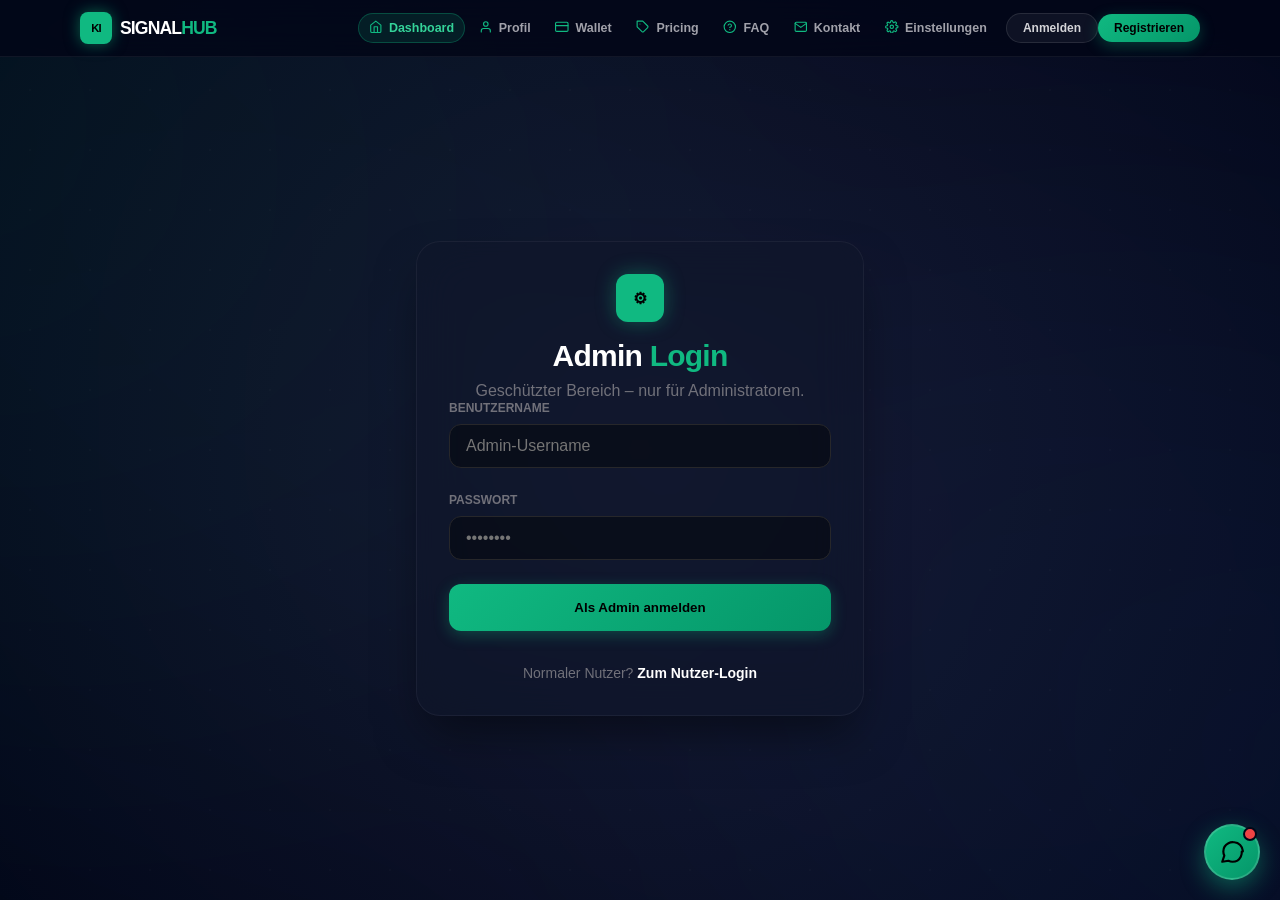
<file: admin-login.html>
<!DOCTYPE html>
<html lang="de">
<head>
  <meta charset="UTF-8">
  <meta name="viewport" content="width=device-width, initial-scale=1.0">
  <title>Admin Login - KI Signal Hub</title>
  <link rel="stylesheet" href="tailwind.css">
  <script src="icons.js"></script>
  <script src="db.js"></script>
  <link rel="stylesheet" href="styles.css">
</head>
<body class="auth-center bg-black text-zinc-400 font-sans min-h-screen">
  <div class="animated-bg"></div>
  <nav class="site-nav">
    <div class="nav-inner">
      <a href="index.html" class="nav-brand"><span class="nav-logo">KI</span><span>SIGNAL<em>HUB</em></span></a>
      <div class="nav-actions">
        <span id="nav-auth"></span>
      </div>
    </div>
    <div id="nav-dropdown" class="nav-dropdown" hidden>
      <div class="nav-grid">
        <a href="index.html" class="nav-link"><i data-lucide="home"></i><span>Dashboard</span></a>
        <a href="profile.html" class="nav-link"><i data-lucide="user"></i><span>Profil</span></a>
        <a href="wallet-settings.html" class="nav-link"><i data-lucide="credit-card"></i><span>Wallet</span></a>
        <a href="pricing.html" class="nav-link"><i data-lucide="tag"></i><span>Pricing</span></a>
        <a href="faq.html" class="nav-link"><i data-lucide="help-circle"></i><span>FAQ</span></a>
        <a href="contact.html" class="nav-link"><i data-lucide="mail"></i><span>Kontakt</span></a>
        <a href="security.html" class="nav-link"><i data-lucide="shield-check"></i><span>Sicherheit</span></a>
        <a href="settings.html" class="nav-link"><i data-lucide="settings"></i><span>Einstellungen</span></a>
      </div>
    </div>
  </nav>

  <div class="glass-card w-full max-w-md p-8 rounded-3xl relative z-10">
    <div class="text-center mb-10">
      <div class="w-12 h-12 bg-emerald-500 rounded-xl flex items-center justify-center text-black font-bold mx-auto mb-4 shadow-[0_0_20px_rgba(16,185,129,0.4)]">⚙</div>
      <h1 class="text-3xl font-black text-white tracking-tight">Admin <span class="text-emerald-500">Login</span></h1>
      <p class="text-zinc-500 mt-2">Geschützter Bereich – nur für Administratoren.</p>
    </div>

    <div id="login-error" class="hidden mb-4 p-3 rounded-xl bg-red-500/10 border border-red-500/20 text-red-400 text-sm"></div>

    <form id="admin-login-form" class="space-y-6">
      <div class="space-y-2">
        <label class="text-xs uppercase font-bold text-zinc-500 block">Benutzername</label>
        <input type="text" id="admin-user" required autocomplete="username" class="w-full bg-black/40 border border-zinc-800 rounded-xl px-4 py-3 text-white outline-none focus:border-emerald-500/50 transition-colors" placeholder="Admin-Username">
      </div>
      <div class="space-y-2">
        <label class="text-xs uppercase font-bold text-zinc-500 block">Passwort</label>
        <input type="password" id="admin-pass" required autocomplete="current-password" class="w-full bg-black/40 border border-zinc-800 rounded-xl px-4 py-3 text-white outline-none focus:border-emerald-500/50 transition-colors" placeholder="••••••••">
      </div>
      <button type="submit" class="glow-button w-full py-4 rounded-xl font-bold">Als Admin anmelden</button>
    </form>

    <div class="mt-8 text-center">
      <p class="text-sm text-zinc-500">Normaler Nutzer? <a href="login.html" class="text-white font-bold hover:text-emerald-400 transition-colors">Zum Nutzer-Login</a></p>
    </div>
  </div>

  <script src="db.js"></script>
  <script src="admin.js"></script>
  <script src="nav.js"></script>
  <script src="support-chat.js"></script>
  <script src="i18n.js"></script>
  <script>if (typeof lucide !== 'undefined') lucide.createIcons();</script>
</body>
</html>
</file>
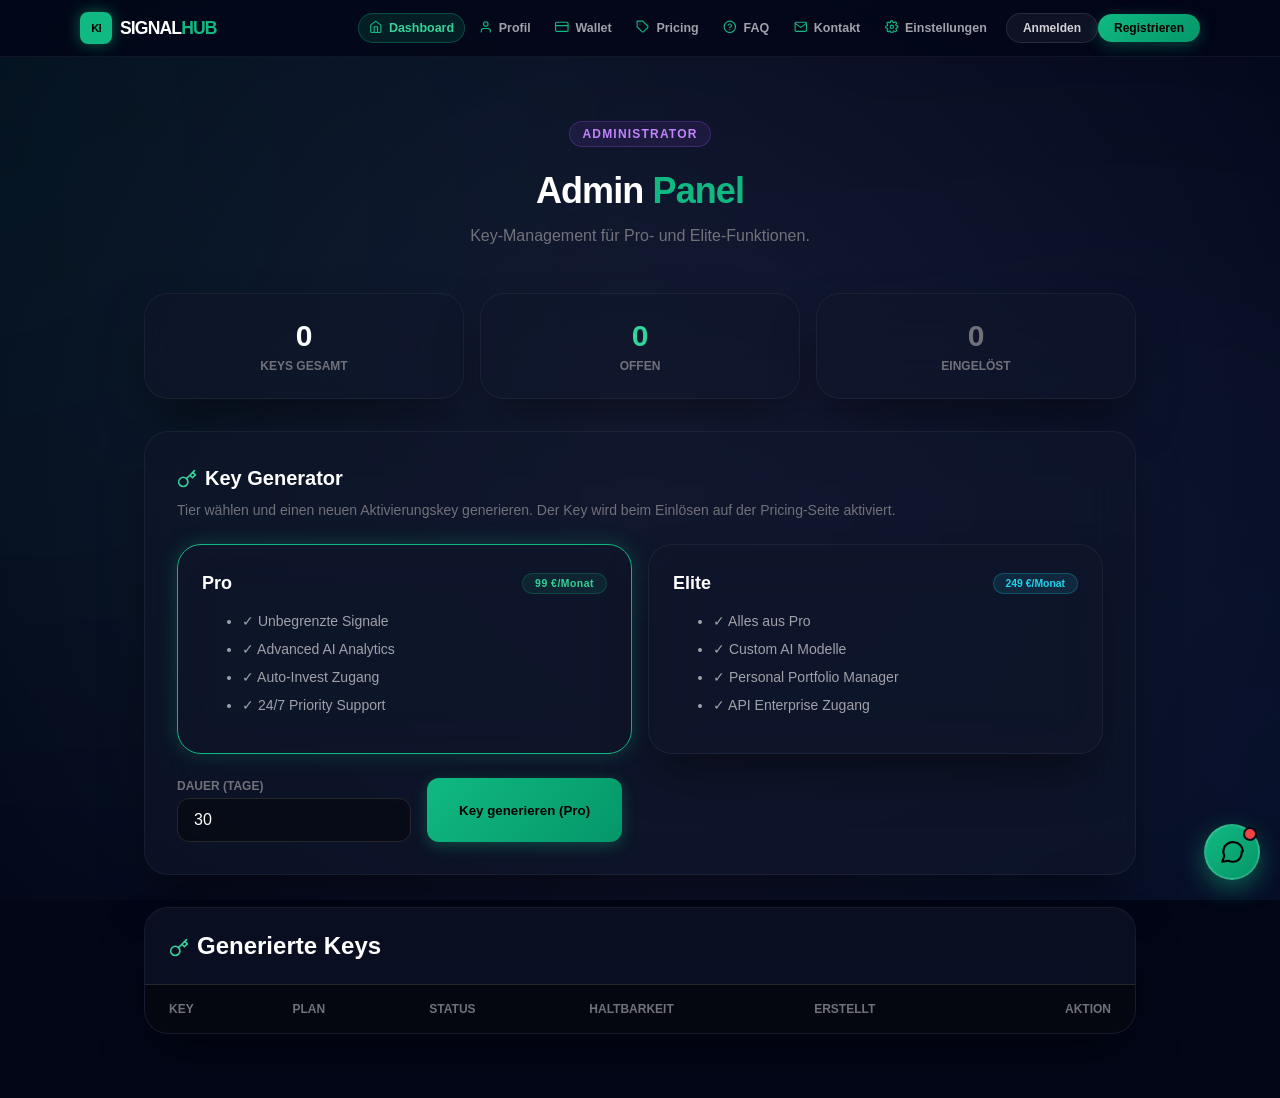
<file: admin.html>
<!DOCTYPE html>
<html lang="de">
<head>
  <meta charset="UTF-8">
  <meta name="viewport" content="width=device-width, initial-scale=1.0">
  <title>Admin Panel - KI Signal Hub</title>
  <link rel="stylesheet" href="tailwind.css">
  <script src="icons.js"></script>
  <script src="db.js"></script>
  <link rel="stylesheet" href="styles.css">
</head>
<body class="bg-black text-zinc-400 font-sans min-h-screen">
  <div class="animated-bg"></div>
  <nav class="site-nav">
    <div class="nav-inner">
      <a href="index.html" class="nav-brand"><span class="nav-logo">KI</span><span>SIGNAL<em>HUB</em></span></a>
      <div class="nav-actions">
        <span id="nav-auth"></span>
      </div>
    </div>
    <div id="nav-dropdown" class="nav-dropdown" hidden>
      <div class="nav-grid">
        <a href="index.html" class="nav-link"><i data-lucide="home"></i><span>Dashboard</span></a>
        <a href="profile.html" class="nav-link"><i data-lucide="user"></i><span>Profil</span></a>
        <a href="wallet-settings.html" class="nav-link"><i data-lucide="credit-card"></i><span>Wallet</span></a>
        <a href="pricing.html" class="nav-link"><i data-lucide="tag"></i><span>Pricing</span></a>
        <a href="faq.html" class="nav-link"><i data-lucide="help-circle"></i><span>FAQ</span></a>
        <a href="contact.html" class="nav-link"><i data-lucide="mail"></i><span>Kontakt</span></a>
        <a href="security.html" class="nav-link"><i data-lucide="shield-check"></i><span>Sicherheit</span></a>
        <a href="settings.html" class="nav-link"><i data-lucide="settings"></i><span>Einstellungen</span></a>
      </div>
    </div>
  </nav>
  <main class="max-w-5xl mx-auto px-4 py-16 relative z-10">
    <!-- Guard: nur für Admins sichtbar -->
    <div id="admin-guard" class="hidden">
      <div class="glass-card p-10 rounded-3xl text-center">
        <i data-lucide="lock" class="w-10 h-10 text-red-400 mx-auto mb-4"></i>
        <h1 class="text-2xl font-bold text-white mb-2">Zugriff verweigert</h1>
        <p class="text-zinc-500 mb-8">Dieser Bereich ist nur für Administratoren zugänglich.</p>
        <a href="login.html" class="glow-button py-3 px-8 rounded-xl font-bold inline-block">Zum Login</a>
      </div>
    </div>

    <div id="admin-panel">
      <div class="text-center mb-12">
        <div class="inline-flex items-center gap-2 px-3 py-1 rounded-full bg-purple-500/10 border border-purple-500/20 text-purple-400 text-xs font-bold uppercase tracking-widest mb-6 admin-chip">Administrator</div>
        <h1 class="text-4xl md:text-5xl font-black text-white mb-4 tracking-tight">Admin <span class="text-emerald-500">Panel</span></h1>
        <p class="text-zinc-500">Key-Management für Pro- und Elite-Funktionen.</p>
      </div>

      <!-- Statistik -->
      <div class="grid grid-cols-3 gap-4 mb-8">
        <div class="glass-card p-6 rounded-3xl text-center">
          <p class="text-3xl font-black text-white mb-1" id="stat-total">0</p>
          <p class="text-xs uppercase font-bold text-zinc-500">Keys Gesamt</p>
        </div>
        <div class="glass-card p-6 rounded-3xl text-center">
          <p class="text-3xl font-black text-emerald-400 mb-1" id="stat-free">0</p>
          <p class="text-xs uppercase font-bold text-zinc-500">Offen</p>
        </div>
        <div class="glass-card p-6 rounded-3xl text-center">
          <p class="text-3xl font-black text-zinc-500 mb-1" id="stat-used">0</p>
          <p class="text-xs uppercase font-bold text-zinc-500">Eingelöst</p>
        </div>
      </div>

      <!-- Key Generator -->
      <div class="glass-card p-8 rounded-3xl mb-8">
        <h2 class="text-white font-bold text-xl mb-2 flex items-center gap-2"><i data-lucide="key" class="w-5 h-5 text-emerald-400"></i> Key Generator</h2>
        <p class="text-zinc-500 text-sm mb-6">Tier wählen und einen neuen Aktivierungskey generieren. Der Key wird beim Einlösen auf der Pricing-Seite aktiviert.</p>
        <div class="grid grid-cols-1 md:grid-cols-2 gap-4 mb-6">
          <div class="tier-card glass-card p-6 rounded-3xl selected-tier cursor-pointer" data-tier="Pro">
            <div class="flex items-center justify-between mb-2">
              <h3 class="text-white font-bold text-lg">Pro</h3>
              <span class="plan-badge-pro">99 €/Monat</span>
            </div>
            <ul class="text-sm space-y-2 text-zinc-400">
              <li>✓ Unbegrenzte Signale</li>
              <li>✓ Advanced AI Analytics</li>
              <li>✓ Auto-Invest Zugang</li>
              <li>✓ 24/7 Priority Support</li>
            </ul>
          </div>
          <div class="tier-card tier-card-elite cursor-pointer glass-card p-6 rounded-3xl" data-tier="Elite">
            <div class="flex items-center justify-between mb-2">
              <h3 class="text-white font-bold text-lg">Elite</h3>
              <span class="plan-badge-elite">249 €/Monat</span>
            </div>
            <ul class="text-sm space-y-2 text-zinc-400">
              <li>✓ Alles aus Pro</li>
              <li>✓ Custom AI Modelle</li>
              <li>✓ Personal Portfolio Manager</li>
              <li>✓ API Enterprise Zugang</li>
            </ul>
          </div>
        </div>
        <div class="flex items-end gap-4 flex-wrap">
          <div>
            <label class="text-xs uppercase font-bold text-zinc-500 block mb-1">Dauer (Tage)</label>
            <input type="number" id="key-days" min="1" value="30" class="w-32 bg-black/40 border border-zinc-800 rounded-xl px-4 py-3 text-white outline-none focus:border-emerald-500/50 transition-colors">
          </div>
          <button id="btn-gen-key" class="glow-button py-3 px-8 rounded-xl font-bold">Key generieren (<span id="gen-tier-label">Pro</span>)</button>
          <div id="key-result" class="hidden items-center gap-3 bg-black/40 border border-emerald-500/20 rounded-xl px-4 py-2 flex-1 min-w-fit">
            <span id="generated-key" class="font-mono text-white text-sm">—</span>
            <button id="btn-copy-generated" class="btn-glass px-3 py-1 rounded-lg text-xs font-bold shrink-0">Kopieren</button>
          </div>
        </div>
      </div>

      <!-- Key Liste -->
      <div class="glass-card rounded-3xl overflow-hidden">
        <div class="p-6 border-b border-zinc-800">
          <h2 class="text-white font-bold flex items-center gap-2"><i data-lucide="key" class="w-5 h-5 text-emerald-400"></i> Generierte Keys</h2>
        </div>
        <div class="overflow-x-auto">
          <table class="w-full text-left">
            <thead class="bg-black/50 text-zinc-500 text-xs uppercase font-bold">
              <tr><th class="px-6 py-4">Key</th><th class="px-6 py-4">Plan</th><th class="px-6 py-4">Status</th><th class="px-6 py-4">Haltbarkeit</th><th class="px-6 py-4">Erstellt</th><th class="px-6 py-4 text-right">Aktion</th></tr>
            </thead>
            <tbody id="keys-body" class="divide-y divide-zinc-800"></tbody>
            <!-- Haltbarkeit: Gesamt-Dauer + Restlaufzeit werden in admin.js gerendert -->
          </table>
        </div>
      </div>
    </div>
  </main>
  <script src="app.js"></script>
  <script src="admin.js"></script>
  <script src="nav.js"></script>
  <script src="support-chat.js"></script>
  <script>if (typeof lucide !== 'undefined') lucide.createIcons();</script>
  <script src="i18n.js"></script>
</body>
</html>
</file>
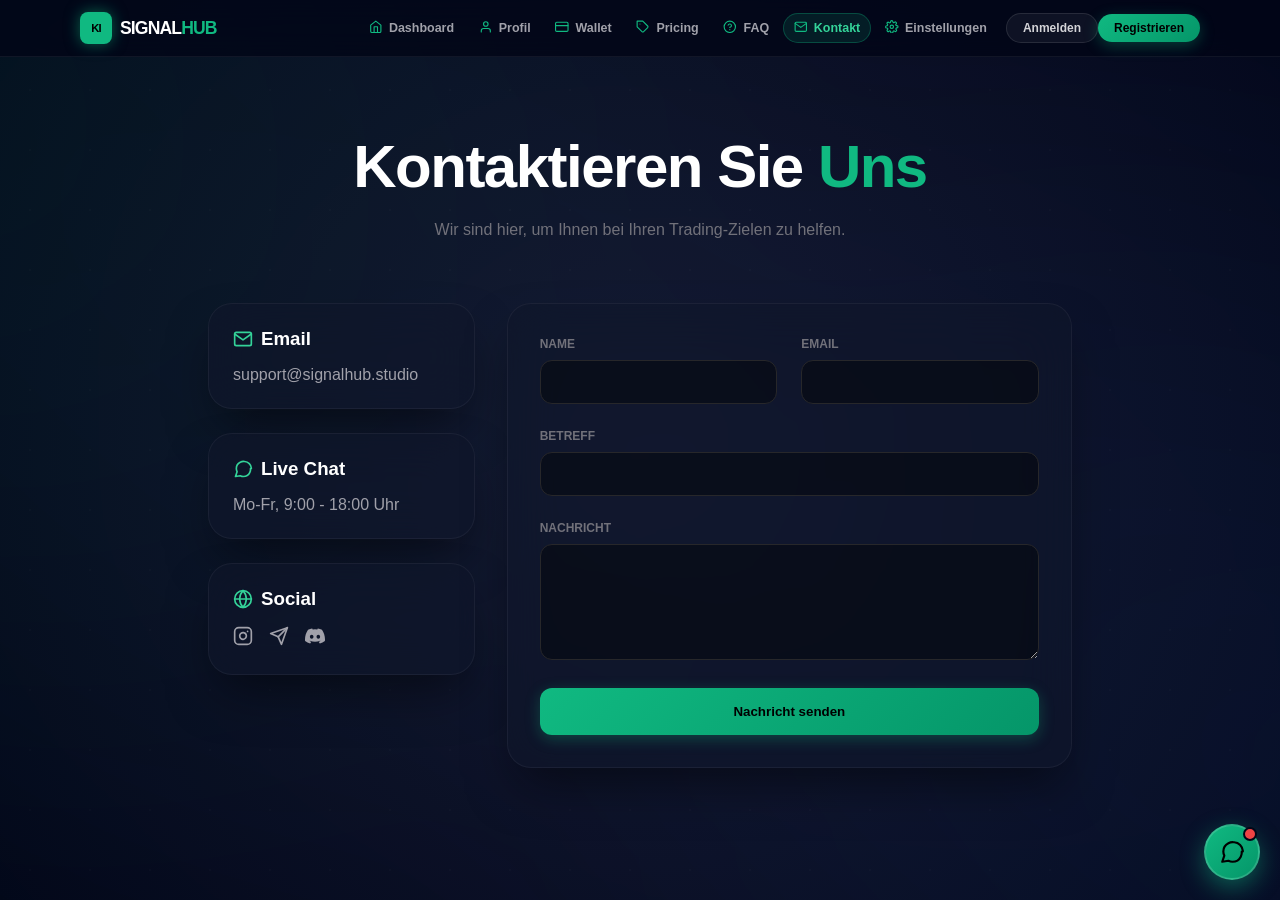
<file: contact.html>
<!DOCTYPE html>
<html lang="de">
<head>
  <meta charset="UTF-8">
  <meta name="viewport" content="width=device-width, initial-scale=1.0">
  <title>Kontakt - KI Signal Hub</title>
  <link rel="stylesheet" href="tailwind.css">
  <script src="icons.js"></script>
  <script src="db.js"></script>
  <link rel="stylesheet" href="styles.css">
</head>
<body class="bg-black text-zinc-400 font-sans min-h-screen">
  <div class="animated-bg"></div>
  <nav class="site-nav">
    <div class="nav-inner">
      <a href="index.html" class="nav-brand"><span class="nav-logo">KI</span><span>SIGNAL<em>HUB</em></span></a>
      <div class="nav-actions">
        <span id="nav-auth"></span>
      </div>
    </div>
    <div id="nav-dropdown" class="nav-dropdown" hidden>
      <div class="nav-grid">
        <a href="index.html" class="nav-link"><i data-lucide="home"></i><span>Dashboard</span></a>
        <a href="profile.html" class="nav-link"><i data-lucide="user"></i><span>Profil</span></a>
        <a href="wallet-settings.html" class="nav-link"><i data-lucide="credit-card"></i><span>Wallet</span></a>
        <a href="pricing.html" class="nav-link"><i data-lucide="tag"></i><span>Pricing</span></a>
        <a href="faq.html" class="nav-link"><i data-lucide="help-circle"></i><span>FAQ</span></a>
        <a href="contact.html" class="nav-link active"><i data-lucide="mail"></i><span>Kontakt</span></a>
        <a href="security.html" class="nav-link"><i data-lucide="shield-check"></i><span>Sicherheit</span></a>
        <a href="settings.html" class="nav-link"><i data-lucide="settings"></i><span>Einstellungen</span></a>
      </div>
    </div>
  </nav>
  <main class="max-w-4xl mx-auto px-4 py-20 relative z-10">
    <div class="text-center mb-16">
      <h1 class="text-4xl md:text-6xl font-black text-white mb-6 tracking-tight">Kontaktieren Sie <span class="text-emerald-500">Uns</span></h1>
      <p class="text-zinc-500">Wir sind hier, um Ihnen bei Ihren Trading-Zielen zu helfen.</p>
    </div>

    <div class="grid grid-cols-1 md:grid-cols-3 gap-8">
      <div class="md:col-span-1 space-y-6">
        <div class="glass-card p-6 rounded-3xl">
          <h3 class="text-white font-bold mb-4 flex items-center gap-2">
            <i data-lucide="mail" class="w-5 h-5 text-emerald-400"></i> Email
          </h3>
          <p class="text-zinc-400">support@signalhub.studio</p>
        </div>
        <div class="glass-card p-6 rounded-3xl">
          <h3 class="text-white font-bold mb-4 flex items-center gap-2">
            <i data-lucide="message-circle" class="w-5 h-5 text-emerald-400"></i> Live Chat
          </h3>
          <p class="text-zinc-400">Mo-Fr, 9:00 - 18:00 Uhr</p>
        </div>
        <div class="glass-card p-6 rounded-3xl">
          <h3 class="text-white font-bold mb-4 flex items-center gap-2">
            <i data-lucide="globe" class="w-5 h-5 text-emerald-400"></i> Social
          </h3>
          <div class="flex gap-4">
            <a href="https://www.instagram.com/signalhub.studio/" target="_blank" rel="noopener" aria-label="Instagram" class="text-zinc-400 hover:text-white transition-colors"><i data-lucide="instagram" class="w-5 h-5"></i></a>
            <a href="https://t.me/KISignalHub" target="_blank" rel="noopener" aria-label="Telegram" class="text-zinc-400 hover:text-white transition-colors"><svg viewBox="0 0 24 24" fill="none" stroke="currentColor" stroke-width="2" stroke-linecap="round" stroke-linejoin="round" class="w-5 h-5"><line x1="22" y1="2" x2="11" y2="13"/><polygon points="22 2 15 22 11 13 2 9 22 2"/></svg></a>
            <a href="https://discord.com/viptoolz.gg" target="_blank" rel="noopener" aria-label="Discord" class="text-zinc-400 hover:text-white transition-colors"><svg viewBox="0 0 24 24" fill="currentColor" class="w-5 h-5"><path d="M20.317 4.37a19.79 19.79 0 0 0-4.885-1.515.074.074 0 0 0-.079.037c-.21.375-.444.865-.608 1.25a18.27 18.27 0 0 0-5.487 0 12.64 12.64 0 0 0-.617-1.25.077.077 0 0 0-.079-.037A19.736 19.736 0 0 0 3.677 4.37a.07.07 0 0 0-.032.027C.533 9.046-.32 13.58.099 18.058a.082.082 0 0 0 .031.056 19.9 19.9 0 0 0 5.993 3.03.078.078 0 0 0 .084-.028 14.09 14.09 0 0 0 1.226-1.994.076.076 0 0 0-.041-.106 13.107 13.107 0 0 1-1.872-.892.077.077 0 0 1-.008-.128 10.2 10.2 0 0 0 .372-.291.074.074 0 0 1 .077-.01c3.928 1.793 8.18 1.793 12.062 0a.074.074 0 0 1 .078.01c.12.099.246.198.373.292a.077.077 0 0 1-.006.127 12.3 12.3 0 0 1-1.873.892.077.077 0 0 0-.041.107c.361.698.772 1.362 1.225 1.993a.076.076 0 0 0 .084.028 19.839 19.839 0 0 0 6.002-3.03.077.077 0 0 0 .032-.054c.5-5.177-.838-9.674-3.549-13.66a.061.061 0 0 0-.031-.03zM8.02 15.331c-1.183 0-2.157-1.085-2.157-2.419 0-1.333.956-2.419 2.157-2.419 1.21 0 2.176 1.096 2.157 2.42 0 1.333-.956 2.418-2.157 2.418zm7.975 0c-1.183 0-2.157-1.085-2.157-2.419 0-1.333.955-2.419 2.157-2.419 1.21 0 2.176 1.096 2.157 2.42 0 1.333-.946 2.418-2.157 2.418z"/></svg></a>
          </div>
        </div>
      </div>

      <div class="md:col-span-2">
        <div class="glass-card p-8 rounded-3xl">
          <form id="contact-form" class="space-y-6">
            <div class="grid grid-cols-1 md:grid-cols-2 gap-6">
              <div class="space-y-2">
                <label class="text-xs uppercase font-bold text-zinc-500 block">Name</label>
                <input type="text" id="contact-name" required class="w-full bg-black/40 border border-zinc-800 rounded-xl px-4 py-3 text-white outline-none focus:border-emerald-500/50 transition-colors">
              </div>
              <div class="space-y-2">
                <label class="text-xs uppercase font-bold text-zinc-500 block">Email</label>
                <input type="email" id="contact-email" required class="w-full bg-black/40 border border-zinc-800 rounded-xl px-4 py-3 text-white outline-none focus:border-emerald-500/50 transition-colors">
              </div>
            </div>
            <div class="space-y-2">
              <label class="text-xs uppercase font-bold text-zinc-500 block">Betreff</label>
              <input type="text" id="contact-subject" required class="w-full bg-black/40 border border-zinc-800 rounded-xl px-4 py-3 text-white outline-none focus:border-emerald-500/50 transition-colors">
            </div>
            <div class="space-y-2">
              <label class="text-xs uppercase font-bold text-zinc-500 block">Nachricht</label>
              <textarea id="contact-message" required rows="5" class="w-full bg-black/40 border border-zinc-800 rounded-xl px-4 py-3 text-white outline-none focus:border-emerald-500/50 transition-colors"></textarea>
            </div>
            <button type="submit" class="glow-button w-full py-4 rounded-xl font-bold">Nachricht senden</button>
            <p id="contact-status" class="hidden text-sm font-bold"></p>
          </form>
        </div>
      </div>
    </div>
  </main>
  <script src="nav.js"></script>
  <script src="support-chat.js"></script>
  <script src="i18n.js"></script>
  <script>if (typeof lucide !== 'undefined') lucide.createIcons();</script>
  <script>
    (function () {
      var form = document.getElementById('contact-form');
      if (!form) return;
      var status = document.getElementById('contact-status');
      var TO = 'support@signalhub.studio';
      function show(text, cls) {
        if (!status) return;
        status.textContent = text;
        status.className = 'text-sm font-bold ' + (cls || 'text-emerald-400');
      }
      form.addEventListener('submit', async function (e) {
        e.preventDefault();
        var name = document.getElementById('contact-name').value.trim();
        var email = document.getElementById('contact-email').value.trim();
        var subject = document.getElementById('contact-subject').value.trim() || 'Kontaktanfrage';
        var message = document.getElementById('contact-message').value.trim();
        var btn = form.querySelector('button[type="submit"]');
        btn.disabled = true;
        show('Nachricht wird gesendet …', 'text-zinc-400');
        try {
          var res = await fetch('https://formsubmit.co/ajax/' + TO, {
            method: 'POST',
            headers: { 'Content-Type': 'application/json', 'Accept': 'application/json' },
            body: JSON.stringify({ name: name, email: email, _replyto: email, _subject: 'KI Signal Hub – ' + subject, message: message })
          });
          var data = await res.json();
          if (!data.success) throw new Error('Versand fehlgeschlagen');
          show('✓ Nachricht gesendet – wir melden uns schnellstmöglich!', 'text-emerald-400');
          form.reset();
        } catch (err) {
          var body = 'Name: ' + name + '\nE-Mail: ' + email + '\n\n' + message;
          var a = document.createElement('a');
          a.href = 'mailto:' + TO + '?subject=' + encodeURIComponent(subject) + '&body=' + encodeURIComponent(body);
          document.body.appendChild(a);
          a.click();
          a.remove();
          show('E-Mail-Programm geöffnet – deine Nachricht geht an ' + TO + '.', 'text-emerald-400');
        }
        btn.disabled = false;
      });
    })();
  </script>
</body>
</html>
</file>
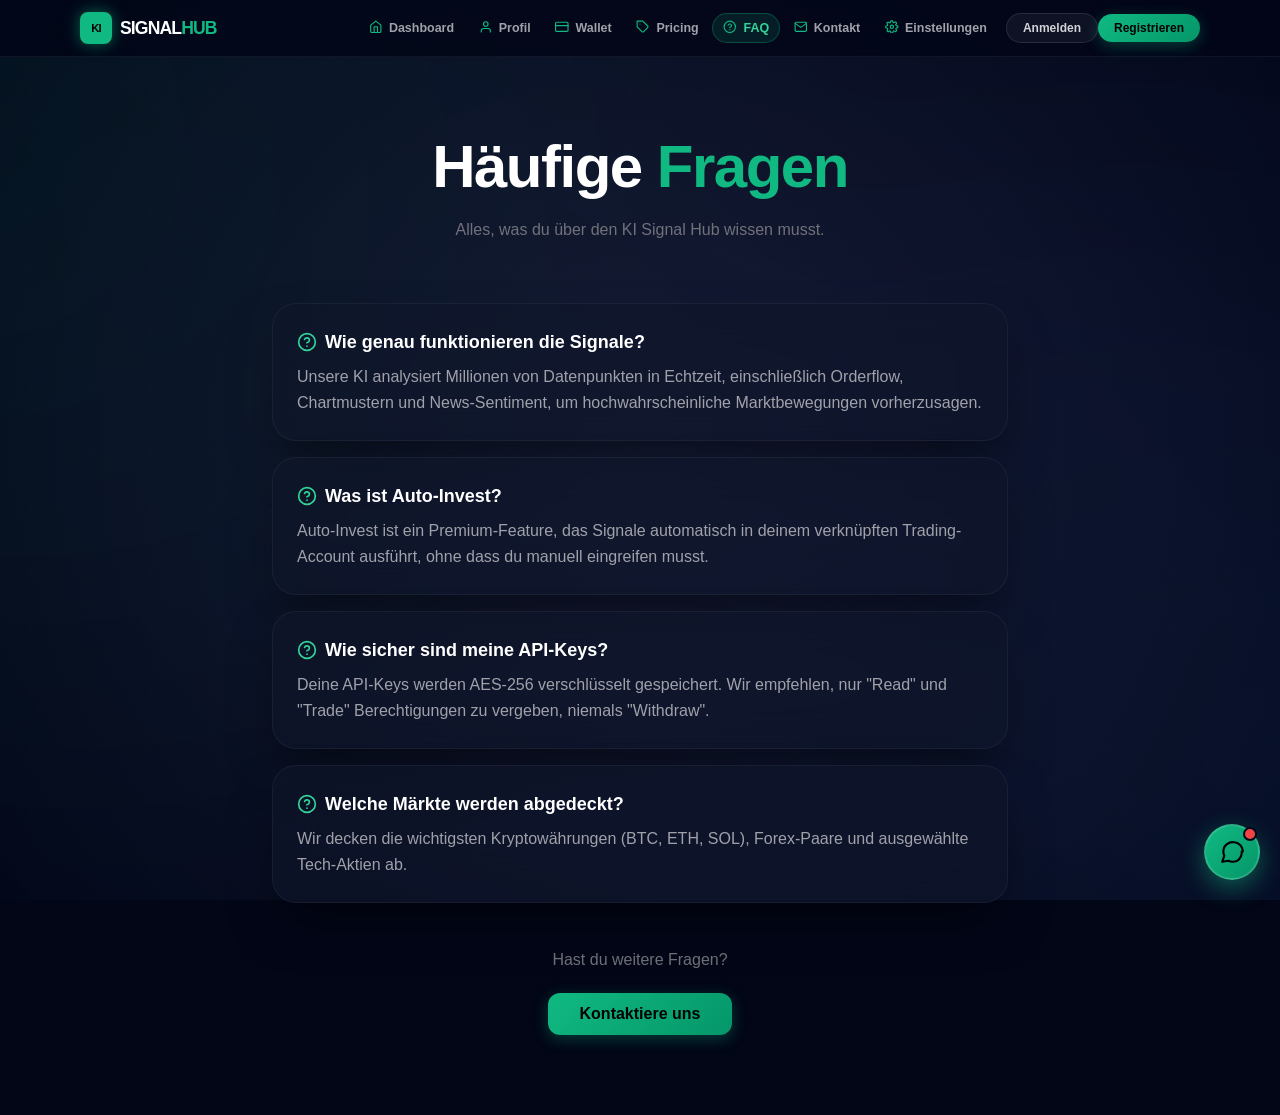
<file: faq.html>
<!DOCTYPE html>
<html lang="de">
<head>
  <meta charset="UTF-8">
  <meta name="viewport" content="width=device-width, initial-scale=1.0">
  <title>FAQ - KI Signal Hub</title>
  <link rel="stylesheet" href="tailwind.css">
  <script src="icons.js"></script>
  <script src="db.js"></script>
  <link rel="stylesheet" href="styles.css">
</head>
<body class="bg-black text-zinc-400 font-sans min-h-screen">
  <div class="animated-bg"></div>
  <nav class="site-nav">
    <div class="nav-inner">
      <a href="index.html" class="nav-brand"><span class="nav-logo">KI</span><span>SIGNAL<em>HUB</em></span></a>
      <div class="nav-actions">
        <span id="nav-auth"></span>
      </div>
    </div>
    <div id="nav-dropdown" class="nav-dropdown" hidden>
      <div class="nav-grid">
        <a href="index.html" class="nav-link"><i data-lucide="home"></i><span>Dashboard</span></a>
        <a href="profile.html" class="nav-link"><i data-lucide="user"></i><span>Profil</span></a>
        <a href="wallet-settings.html" class="nav-link"><i data-lucide="credit-card"></i><span>Wallet</span></a>
        <a href="pricing.html" class="nav-link"><i data-lucide="tag"></i><span>Pricing</span></a>
        <a href="faq.html" class="nav-link active"><i data-lucide="help-circle"></i><span>FAQ</span></a>
        <a href="contact.html" class="nav-link"><i data-lucide="mail"></i><span>Kontakt</span></a>
        <a href="security.html" class="nav-link"><i data-lucide="shield-check"></i><span>Sicherheit</span></a>
        <a href="settings.html" class="nav-link"><i data-lucide="settings"></i><span>Einstellungen</span></a>
      </div>
    </div>
  </nav>
  <main class="max-w-3xl mx-auto px-4 py-20 relative z-10">
    <div class="text-center mb-16">
      <h1 class="text-4xl md:text-6xl font-black text-white mb-6 tracking-tight">Häufige <span class="text-emerald-500">Fragen</span></h1>
      <p class="text-zinc-500">Alles, was du über den KI Signal Hub wissen musst.</p>
    </div>

    <div class="space-y-4">
      <div class="glass-card p-6 rounded-3xl">
        <h3 class="text-white font-bold text-lg mb-2 flex items-center gap-2">
          <i data-lucide="help-circle" class="w-5 h-5 text-emerald-400"></i> Wie genau funktionieren die Signale?
        </h3>
        <p class="text-zinc-400 leading-relaxed">Unsere KI analysiert Millionen von Datenpunkten in Echtzeit, einschließlich Orderflow, Chartmustern und News-Sentiment, um hochwahrscheinliche Marktbewegungen vorherzusagen.</p>
      </div>

      <div class="glass-card p-6 rounded-3xl">
        <h3 class="text-white font-bold text-lg mb-2 flex items-center gap-2">
          <i data-lucide="help-circle" class="w-5 h-5 text-emerald-400"></i> Was ist Auto-Invest?
        </h3>
        <p class="text-zinc-400 leading-relaxed">Auto-Invest ist ein Premium-Feature, das Signale automatisch in deinem verknüpften Trading-Account ausführt, ohne dass du manuell eingreifen musst.</p>
      </div>

      <div class="glass-card p-6 rounded-3xl">
        <h3 class="text-white font-bold text-lg mb-2 flex items-center gap-2">
          <i data-lucide="help-circle" class="w-5 h-5 text-emerald-400"> </i> Wie sicher sind meine API-Keys?
        </h3>
        <p class="text-zinc-400 leading-relaxed">Deine API-Keys werden AES-256 verschlüsselt gespeichert. Wir empfehlen, nur "Read" und "Trade" Berechtigungen zu vergeben, niemals "Withdraw".</p>
      </div>

      <div class="glass-card p-6 rounded-3xl">
        <h3 class="text-white font-bold text-lg mb-2 flex items-center gap-2">
          <i data-lucide="help-circle" class="w-5 h-5 text-emerald-400"></i> Welche Märkte werden abgedeckt?
        </h3>
        <p class="text-zinc-400 leading-relaxed">Wir decken die wichtigsten Kryptowährungen (BTC, ETH, SOL), Forex-Paare und ausgewählte Tech-Aktien ab.</p>
      </div>
    </div>

    <div class="mt-12 text-center">
      <p class="text-zinc-500 mb-6">Hast du weitere Fragen?</p>
      <a href="contact.html" class="glow-button py-3 px-8 rounded-xl font-bold inline-block">Kontaktiere uns</a>
    </div>
  </main>
  <script src="app.js"></script>
  <script src="nav.js"></script>
  <script src="support-chat.js"></script>
  <script src="i18n.js"></script>
  <script>if (typeof lucide !== 'undefined') lucide.createIcons();</script>
</body>
</html>
</file>
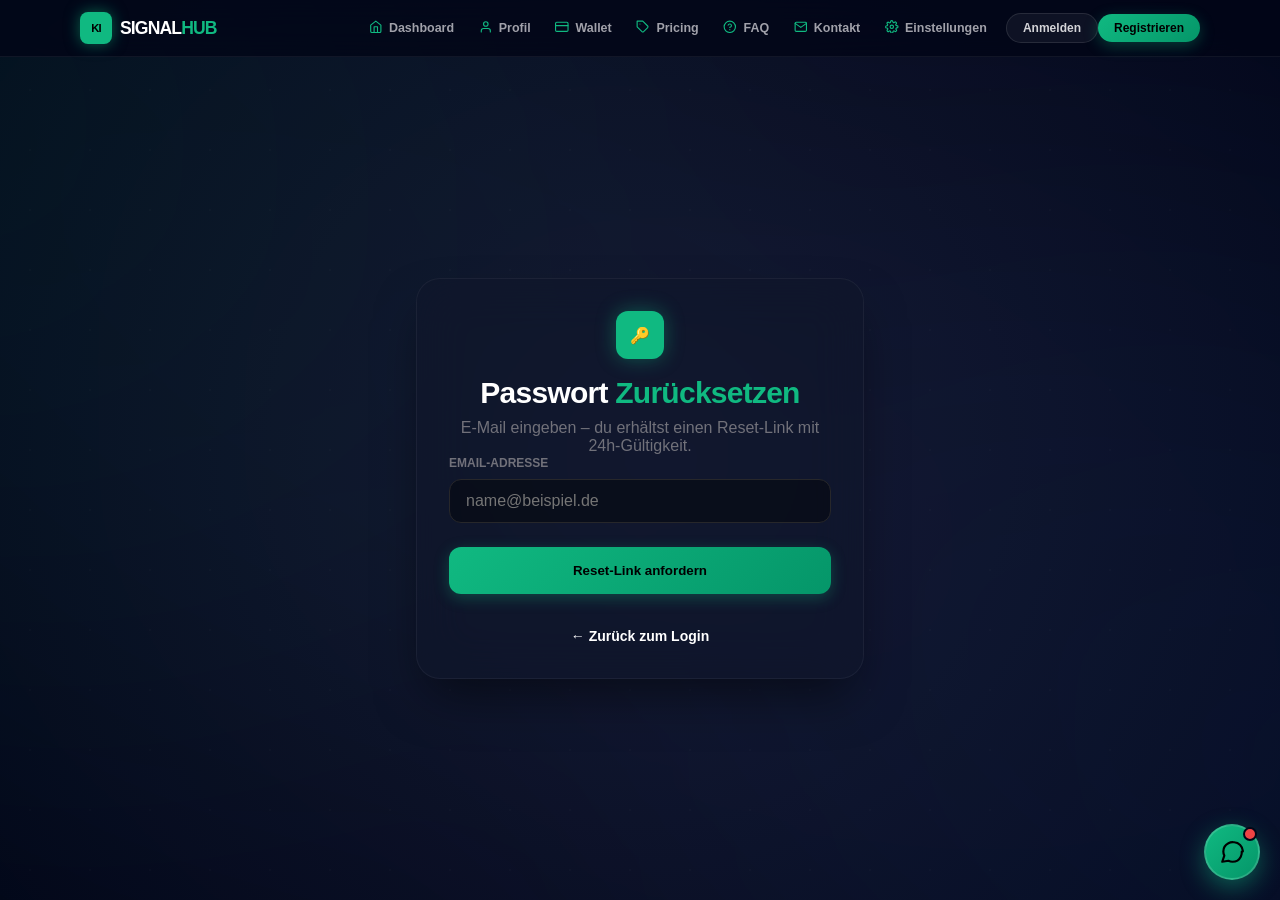
<file: forgot-password.html>
<!DOCTYPE html>
<html lang="de">
<head>
  <meta charset="UTF-8">
  <meta name="viewport" content="width=device-width, initial-scale=1.0">
  <title>Passwort zurücksetzen - KI Signal Hub</title>
  <link rel="stylesheet" href="tailwind.css">
  <script src="icons.js"></script>
  <script src="db.js"></script>
  <link rel="stylesheet" href="styles.css">
</head>
<body class="auth-center bg-black text-zinc-400 font-sans min-h-screen">
  <div class="animated-bg"></div>
  <nav class="site-nav">
    <div class="nav-inner">
      <a href="index.html" class="nav-brand"><span class="nav-logo">KI</span><span>SIGNAL<em>HUB</em></span></a>
      <div class="nav-actions">
        <span id="nav-auth"></span>
      </div>
    </div>
  </nav>

  <div class="glass-card w-full max-w-md p-8 rounded-3xl relative z-10">
    <div class="text-center mb-10">
      <div class="w-12 h-12 bg-emerald-500 rounded-xl flex items-center justify-center text-black font-bold mx-auto mb-4 shadow-[0_0_20px_rgba(16,185,129,0.4)]">🔑</div>
      <h1 class="text-3xl font-black text-white tracking-tight">Passwort <span class="text-emerald-500">Zurücksetzen</span></h1>
      <p class="text-zinc-500 mt-2">E-Mail eingeben – du erhältst einen Reset-Link mit 24h-Gültigkeit.</p>
    </div>

    <div id="reset-msg" class="hidden mb-4 p-3 rounded-xl text-sm font-bold"></div>

    <form id="forgot-form" class="space-y-6">
      <div class="space-y-2">
        <label class="text-xs uppercase font-bold text-zinc-500 block">Email-Adresse</label>
        <input type="email" id="forgot-email" required class="w-full bg-black/40 border border-zinc-800 rounded-xl px-4 py-3 text-white outline-none focus:border-emerald-500/50 transition-colors" placeholder="name@beispiel.de">
      </div>
      <button type="submit" class="glow-button w-full py-4 rounded-xl font-bold">Reset-Link anfordern</button>
    </form>

    <div class="mt-8 text-center">
      <p class="text-sm text-zinc-500"><a href="login.html" class="text-white font-bold hover:text-emerald-400 transition-colors">← Zurück zum Login</a></p>
    </div>
  </div>

  <script src="auth.js"></script>
  <script src="nav.js"></script>
  <script src="support-chat.js"></script>
  <script>
    (function () {
      var form = document.getElementById('forgot-form');
      var msg = document.getElementById('reset-msg');
      function show(text, ok) {
        msg.textContent = text;
        msg.className = 'mb-4 p-3 rounded-xl text-sm font-bold ' + (ok ? 'bg-emerald-500/10 border border-emerald-500/20 text-emerald-400' : 'bg-red-500/10 border border-red-500/20 text-red-400');
      }
      form.addEventListener('submit', async function (e) {
        e.preventDefault();
        var email = document.getElementById('forgot-email').value.trim().toLowerCase();
        var user = await db.get('SELECT id FROM users WHERE email = ?', [email]);
        if (!user) {
          show('Wenn ein Konto existiert, wurde ein Reset-Link erstellt. Bitte E-Mail prüfen.', true);
          return;
        }
        var arr = new Uint8Array(24); crypto.getRandomValues(arr);
        var token = Array.from(arr).map(function (b) { return b.toString(16).padStart(2, '0'); }).join('');
        var expires = new Date(Date.now() + 24 * 864e5).toISOString();
        await db.run('CREATE TABLE IF NOT EXISTS password_resets (token TEXT PRIMARY KEY, user_id INTEGER, expires_at TEXT, used INTEGER DEFAULT 0)');
        await db.run('INSERT INTO password_resets (token, user_id, expires_at) VALUES (?, ?, ?)', [token, user.id, expires]);
        var base = location.href.split('?')[0].replace('forgot-password.html', '');
        var link = base + 'reset-password.html?token=' + token;
        // Demo-Umgebung ohne Mailserver: Link direkt anzeigen + Mailto-Angebot
        show('✓ Reset-Link erstellt (24h gültig):', true);
        var box = document.createElement('div');
        box.className = 'mt-3 p-3 rounded-xl bg-black/40 border border-zinc-800 break-all';
        var a = document.createElement('a');
        a.href = link; a.textContent = link;
        a.className = 'text-emerald-400 font-mono text-xs break-all';
        box.appendChild(a);
        form.parentNode.insertBefore(box, form.nextSibling);
        form.reset();
      });
    })();
  </script>
</body>
</html>
</file>
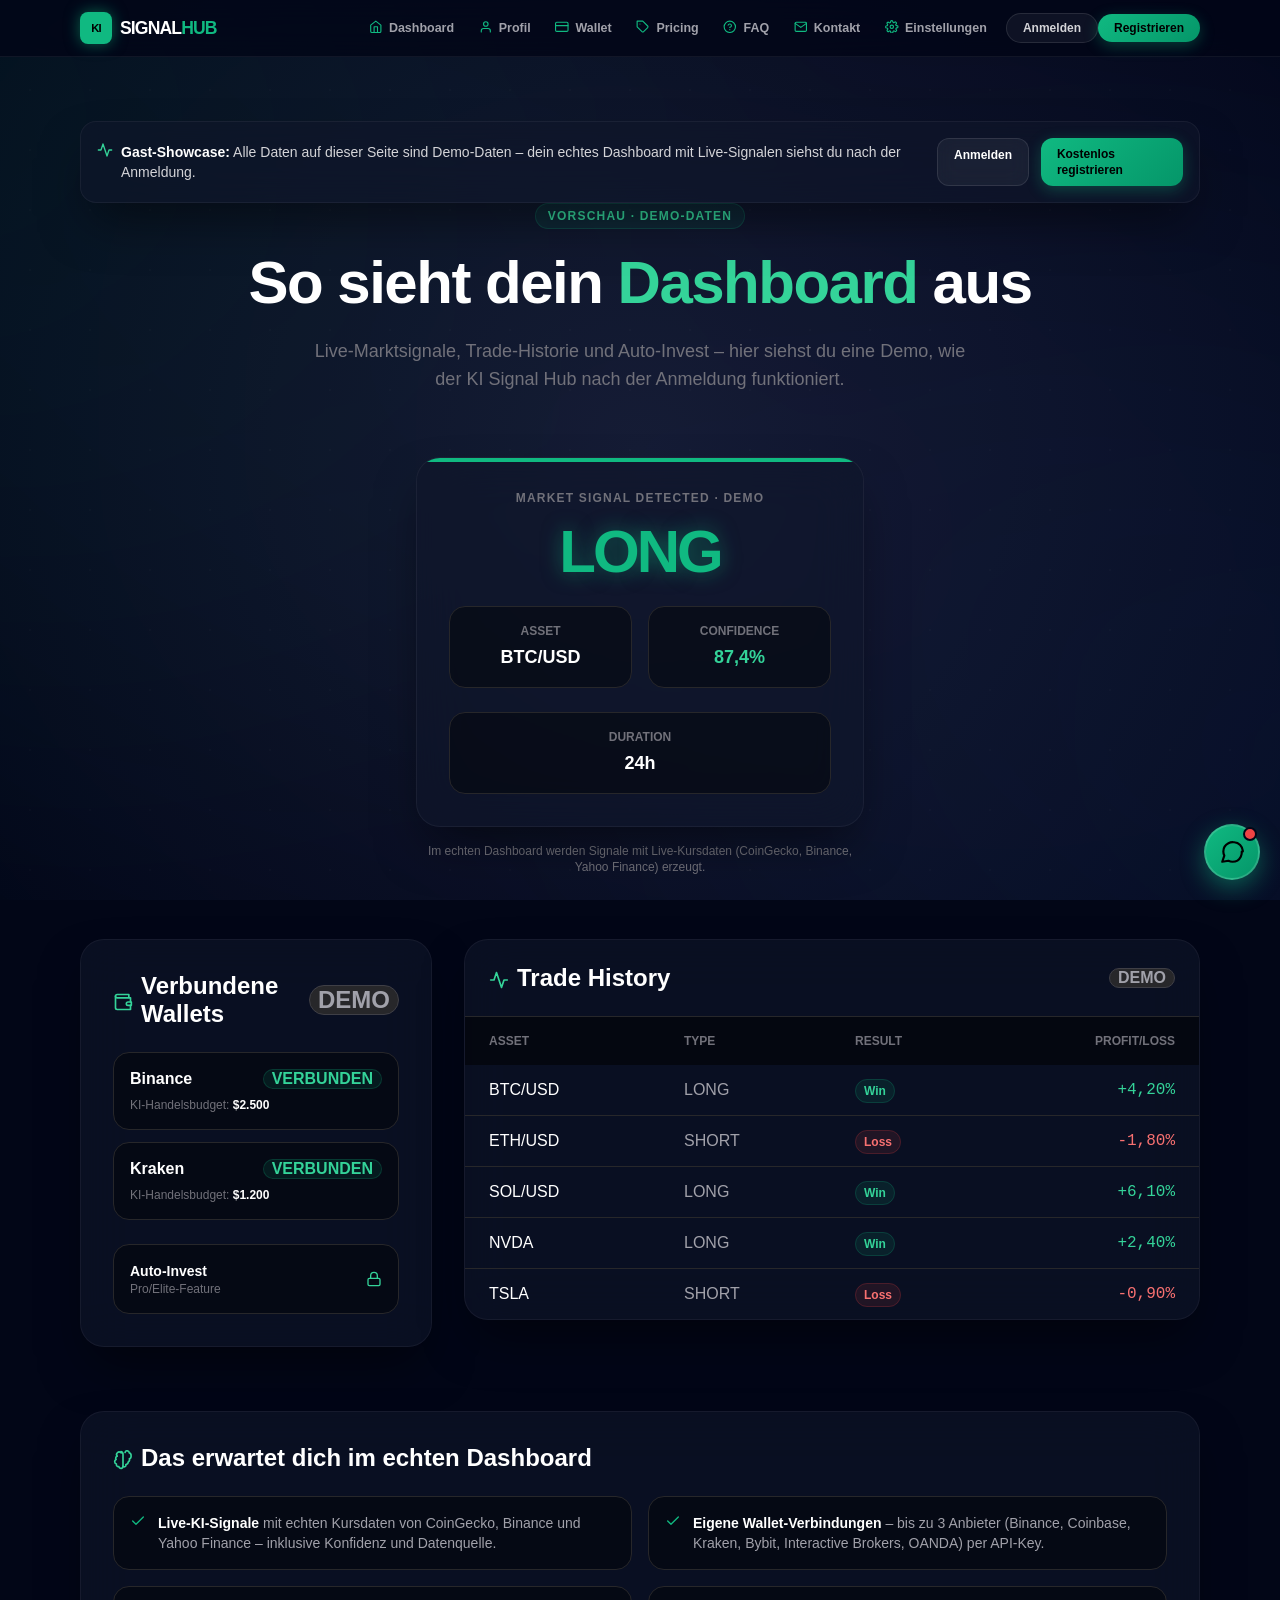
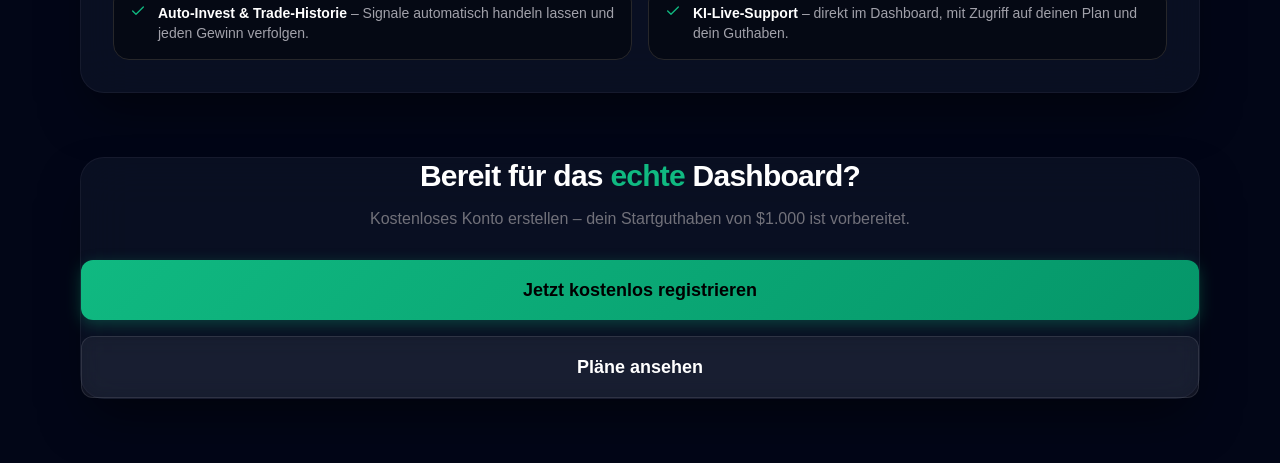
<file: gast-dashboard.html>
<!DOCTYPE html>
<html lang="de">
<head>
  <meta charset="UTF-8">
  <meta name="viewport" content="width=device-width, initial-scale=1.0">
  <title>Gast-Showcase - KI Signal Hub</title>
  <link rel="stylesheet" href="tailwind.css">
  <script src="icons.js"></script>
  <script src="db.js"></script>
  <link rel="stylesheet" href="styles.css">
</head>
<body class="bg-black text-zinc-400 font-sans min-h-screen">
  <div class="animated-bg"></div>
  <nav class="site-nav">
    <div class="nav-inner">
      <a href="index.html" class="nav-brand"><span class="nav-logo">KI</span><span>SIGNAL<em>HUB</em></span></a>
      <div class="nav-actions">
        <span id="nav-auth"></span>
      </div>
    </div>
  </nav>
  <main class="max-w-6xl mx-auto px-4 py-16 relative z-10">
    <div class="glass-card p-4 rounded-2xl mb-10 flex flex-col md:flex-row md:items-center justify-between gap-4">
      <p class="text-sm text-zinc-300 flex items-start gap-2">
        <i data-lucide="activity" class="w-4 h-4 text-emerald-400 shrink-0 mt-0.5"></i>
        <span><strong class="text-white">Gast-Showcase:</strong> Alle Daten auf dieser Seite sind Demo-Daten – dein echtes Dashboard mit Live-Signalen siehst du nach der Anmeldung.</span>
      </p>
      <div class="flex gap-3 shrink-0">
        <a href="login.html" class="btn-glass px-4 py-2 rounded-xl text-xs font-bold">Anmelden</a>
        <a href="register.html" class="glow-button px-4 py-2 rounded-xl text-xs font-bold">Kostenlos registrieren</a>
      </div>
    </div>

    <section class="text-center mb-16">
      <div class="inline-flex items-center gap-2 px-3 py-1 rounded-full bg-emerald-500/10 border border-emerald-500/20 text-emerald-400 text-xs font-bold uppercase tracking-widest mb-6">Vorschau · Demo-Daten</div>
      <h1 class="text-4xl md:text-6xl font-black text-white mb-6 tracking-tight">So sieht dein <span class="text-emerald-400">Dashboard</span> aus</h1>
      <p class="text-zinc-500 max-w-2xl mx-auto text-base md:text-lg font-light">Live-Marktsignale, Trade-Historie und Auto-Invest – hier siehst du eine Demo, wie der KI Signal Hub nach der Anmeldung funktioniert.</p>
    </section>

    <div class="max-w-md mx-auto mb-16">
      <div class="glass-card border-2 border-emerald-500/30 rounded-3xl p-8 text-center relative overflow-hidden">
        <div class="absolute top-0 left-0 w-full h-1 bg-emerald-500"></div>
        <p class="text-zinc-500 uppercase tracking-widest text-xs font-bold mb-4">Market Signal Detected · Demo</p>
        <div class="text-5xl md:text-6xl font-black mb-6 tracking-tighter signal-long">LONG</div>
        <div class="grid grid-cols-2 gap-4 mb-6">
          <div class="bg-black/40 p-4 rounded-2xl border border-zinc-800">
            <p class="text-zinc-500 text-xs uppercase font-bold mb-1">Asset</p>
            <p class="text-white text-lg font-bold">BTC/USD</p>
          </div>
          <div class="bg-black/40 p-4 rounded-2xl border border-zinc-800">
            <p class="text-zinc-500 text-xs uppercase font-bold mb-1">Confidence</p>
            <p class="text-emerald-400 text-lg font-bold">87,4%</p>
          </div>
        </div>
        <div class="bg-black/40 p-4 rounded-2xl border border-zinc-800">
          <p class="text-zinc-500 text-xs uppercase font-bold mb-1">Duration</p>
          <p class="text-white text-lg font-bold">24h</p>
        </div>
      </div>
      <p class="text-xs text-zinc-500 mt-4 text-center">Im echten Dashboard werden Signale mit Live-Kursdaten (CoinGecko, Binance, Yahoo Finance) erzeugt.</p>
    </div>

    <div class="grid grid-cols-1 lg:grid-cols-3 gap-8 mb-16">
      <div class="lg:col-span-1">
        <div class="glass-card p-6 md:p-8 rounded-3xl space-y-6">
          <h2 class="text-white font-bold flex items-center gap-2 flex-wrap"><i data-lucide="wallet" class="w-5 h-5 text-emerald-400"></i> Verbundene Wallets <span class="text-[10px] font-bold px-2 py-0.5 rounded-full bg-zinc-800 border border-zinc-700 text-zinc-400">DEMO</span></h2>
          <div class="space-y-3">
            <div class="p-4 bg-black/40 rounded-2xl border border-zinc-800">
              <div class="flex items-center justify-between mb-2">
                <p class="text-white font-bold">Binance</p>
                <span class="px-2 py-0.5 rounded-full bg-emerald-500/10 text-emerald-400 text-[10px] font-bold border border-emerald-500/20">VERBUNDEN</span>
              </div>
              <p class="text-xs text-zinc-500">KI-Handelsbudget: <span class="text-white font-bold">$2.500</span></p>
            </div>
            <div class="p-4 bg-black/40 rounded-2xl border border-zinc-800">
              <div class="flex items-center justify-between mb-2">
                <p class="text-white font-bold">Kraken</p>
                <span class="px-2 py-0.5 rounded-full bg-emerald-500/10 text-emerald-400 text-[10px] font-bold border border-emerald-500/20">VERBUNDEN</span>
              </div>
              <p class="text-xs text-zinc-500">KI-Handelsbudget: <span class="text-white font-bold">$1.200</span></p>
            </div>
          </div>
          <div class="p-4 bg-black/40 rounded-2xl border border-zinc-800 flex items-center justify-between gap-3">
            <div>
              <p class="text-white font-bold text-sm">Auto-Invest</p>
              <p class="text-xs text-zinc-500">Pro/Elite-Feature</p>
            </div>
            <i data-lucide="lock" class="w-4 h-4 text-emerald-400"></i>
          </div>
        </div>
      </div>
      <div class="lg:col-span-2">
        <div class="glass-card rounded-3xl overflow-hidden">
          <div class="p-6 border-b border-zinc-800 flex justify-between items-center flex-wrap gap-2">
            <h2 class="text-white font-bold flex items-center gap-2"><i data-lucide="activity" class="w-5 h-5 text-emerald-400"></i> Trade History</h2>
            <span class="text-[10px] font-bold px-2 py-0.5 rounded-full bg-zinc-800 border border-zinc-700 text-zinc-400">DEMO</span>
          </div>
          <div class="overflow-x-auto">
            <table class="w-full text-left">
              <thead class="bg-black/50 text-zinc-500 text-xs uppercase font-bold">
                <tr><th class="px-6 py-4">Asset</th><th class="px-6 py-4">Type</th><th class="px-6 py-4">Result</th><th class="px-6 py-4 text-right">Profit/Loss</th></tr>
              </thead>
              <tbody class="divide-y divide-zinc-800">
                <tr class="hover:bg-zinc-800/50 transition-colors"><td class="px-6 py-4 text-white font-medium">BTC/USD</td><td class="px-6 py-4 text-zinc-400">LONG</td><td class="px-6 py-4"><span class="px-2 py-1 rounded-full text-xs font-bold bg-emerald-500/10 text-emerald-400 border border-emerald-500/20">Win</span></td><td class="px-6 py-4 text-right font-mono text-emerald-400">+4,20%</td></tr>
                <tr class="hover:bg-zinc-800/50 transition-colors"><td class="px-6 py-4 text-white font-medium">ETH/USD</td><td class="px-6 py-4 text-zinc-400">SHORT</td><td class="px-6 py-4"><span class="px-2 py-1 rounded-full text-xs font-bold bg-red-500/10 text-red-400 border border-red-500/20">Loss</span></td><td class="px-6 py-4 text-right font-mono text-red-400">-1,80%</td></tr>
                <tr class="hover:bg-zinc-800/50 transition-colors"><td class="px-6 py-4 text-white font-medium">SOL/USD</td><td class="px-6 py-4 text-zinc-400">LONG</td><td class="px-6 py-4"><span class="px-2 py-1 rounded-full text-xs font-bold bg-emerald-500/10 text-emerald-400 border border-emerald-500/20">Win</span></td><td class="px-6 py-4 text-right font-mono text-emerald-400">+6,10%</td></tr>
                <tr class="hover:bg-zinc-800/50 transition-colors"><td class="px-6 py-4 text-white font-medium">NVDA</td><td class="px-6 py-4 text-zinc-400">LONG</td><td class="px-6 py-4"><span class="px-2 py-1 rounded-full text-xs font-bold bg-emerald-500/10 text-emerald-400 border border-emerald-500/20">Win</span></td><td class="px-6 py-4 text-right font-mono text-emerald-400">+2,40%</td></tr>
                <tr class="hover:bg-zinc-800/50 transition-colors"><td class="px-6 py-4 text-white font-medium">TSLA</td><td class="px-6 py-4 text-zinc-400">SHORT</td><td class="px-6 py-4"><span class="px-2 py-1 rounded-full text-xs font-bold bg-red-500/10 text-red-400 border border-red-500/20">Loss</span></td><td class="px-6 py-4 text-right font-mono text-red-400">-0,90%</td></tr>
              </tbody>
            </table>
          </div>
        </div>
      </div>
    </div>

    <div class="glass-card p-6 md:p-8 rounded-3xl mb-16">
      <h2 class="text-white font-bold flex items-center gap-2 mb-6"><i data-lucide="brain" class="w-5 h-5 text-emerald-400"></i> Das erwartet dich im echten Dashboard</h2>
      <div class="grid grid-cols-1 md:grid-cols-2 gap-4">
        <div class="p-4 bg-black/40 rounded-2xl border border-zinc-800 flex items-start gap-3">
          <i data-lucide="check" class="w-4 h-4 text-emerald-500 mt-0.5 shrink-0"></i>
          <p class="text-sm text-zinc-400"><strong class="text-white">Live-KI-Signale</strong> mit echten Kursdaten von CoinGecko, Binance und Yahoo Finance – inklusive Konfidenz und Datenquelle.</p>
        </div>
        <div class="p-4 bg-black/40 rounded-2xl border border-zinc-800 flex items-start gap-3">
          <i data-lucide="check" class="w-4 h-4 text-emerald-500 mt-0.5 shrink-0"></i>
          <p class="text-sm text-zinc-400"><strong class="text-white">Eigene Wallet-Verbindungen</strong> – bis zu 3 Anbieter (Binance, Coinbase, Kraken, Bybit, Interactive Brokers, OANDA) per API-Key.</p>
        </div>
        <div class="p-4 bg-black/40 rounded-2xl border border-zinc-800 flex items-start gap-3">
          <i data-lucide="check" class="w-4 h-4 text-emerald-500 mt-0.5 shrink-0"></i>
          <p class="text-sm text-zinc-400"><strong class="text-white">Auto-Invest &amp; Trade-Historie</strong> – Signale automatisch handeln lassen und jeden Gewinn verfolgen.</p>
        </div>
        <div class="p-4 bg-black/40 rounded-2xl border border-zinc-800 flex items-start gap-3">
          <i data-lucide="check" class="w-4 h-4 text-emerald-500 mt-0.5 shrink-0"></i>
          <p class="text-sm text-zinc-400"><strong class="text-white">KI-Live-Support</strong> – direkt im Dashboard, mit Zugriff auf deinen Plan und dein Guthaben.</p>
        </div>
      </div>
    </div>

    <div class="text-center glass-card p-10 rounded-3xl">
      <h2 class="text-3xl font-black text-white mb-4 tracking-tight">Bereit für das <span class="text-emerald-500">echte</span> Dashboard?</h2>
      <p class="text-zinc-500 mb-8">Kostenloses Konto erstellen – dein Startguthaben von $1.000 ist vorbereitet.</p>
      <div class="flex flex-col sm:flex-row gap-4 justify-center">
        <a href="register.html" class="glow-button py-4 px-10 rounded-xl font-bold text-lg">Jetzt kostenlos registrieren</a>
        <a href="pricing.html" class="btn-glass py-4 px-10 rounded-xl font-bold text-lg">Pläne ansehen</a>
      </div>
    </div>
  </main>
  <script src="nav.js"></script>
  <script src="support-chat.js"></script>
</body>
</html>
</file>
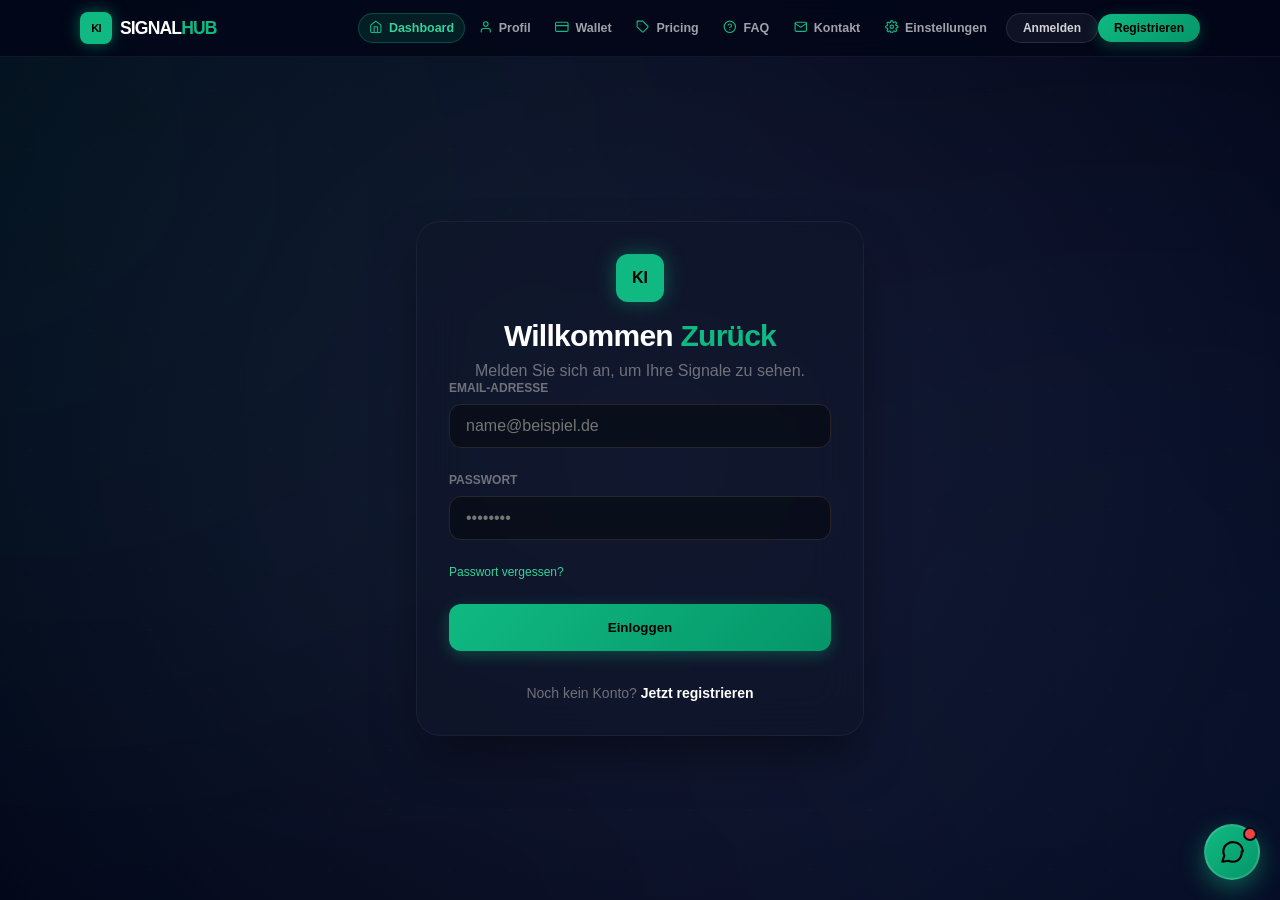
<file: login.html>
<!DOCTYPE html>
<html lang="de">
<head>
  <meta charset="UTF-8">
  <meta name="viewport" content="width=device-width, initial-scale=1.0">
  <title>Anmelden - KI Signal Hub</title>
  <link rel="stylesheet" href="tailwind.css">
  <script src="icons.js"></script>
  <script src="db.js"></script>
  <link rel="stylesheet" href="styles.css">
</head>
<body class="auth-center bg-black text-zinc-400 font-sans min-h-screen">
  <div class="animated-bg"></div>
  <nav class="site-nav">
    <div class="nav-inner">
      <a href="index.html" class="nav-brand"><span class="nav-logo">KI</span><span>SIGNAL<em>HUB</em></span></a>
      <div class="nav-actions">
        <span id="nav-auth"></span>
      </div>
    </div>
    <div id="nav-dropdown" class="nav-dropdown" hidden>
      <div class="nav-grid">
        <a href="index.html" class="nav-link"><i data-lucide="home"></i><span>Dashboard</span></a>
        <a href="profile.html" class="nav-link"><i data-lucide="user"></i><span>Profil</span></a>
        <a href="wallet-settings.html" class="nav-link"><i data-lucide="credit-card"></i><span>Wallet</span></a>
        <a href="pricing.html" class="nav-link"><i data-lucide="tag"></i><span>Pricing</span></a>
        <a href="faq.html" class="nav-link"><i data-lucide="help-circle"></i><span>FAQ</span></a>
        <a href="contact.html" class="nav-link"><i data-lucide="mail"></i><span>Kontakt</span></a>
        <a href="security.html" class="nav-link"><i data-lucide="shield-check"></i><span>Sicherheit</span></a>
        <a href="settings.html" class="nav-link"><i data-lucide="settings"></i><span>Einstellungen</span></a>
      </div>
    </div>
  </nav>

  <div class="glass-card w-full max-w-md p-8 rounded-3xl relative z-10">
    <div class="text-center mb-10">
      <div class="w-12 h-12 bg-emerald-500 rounded-xl flex items-center justify-center text-black font-bold mx-auto mb-4 shadow-[0_0_20px_rgba(16,185,129,0.4)]">KI</div>
      <h1 class="text-3xl font-black text-white tracking-tight">Willkommen <span class="text-emerald-500">Zurück</span></h1>
      <p class="text-zinc-500 mt-2">Melden Sie sich an, um Ihre Signale zu sehen.</p>
    </div>

    <form id="login-form" class="space-y-6">
      <div class="space-y-2">
        <label class="text-xs uppercase font-bold text-zinc-500 block">Email-Adresse</label>
        <input type="email" required class="w-full bg-black/40 border border-zinc-800 rounded-xl px-4 py-3 text-white outline-none focus:border-emerald-500/50 transition-colors" placeholder="name@beispiel.de">
      </div>
      <div class="space-y-2">
        <label class="text-xs uppercase font-bold text-zinc-500 block">Passwort</label>
        <input type="password" required class="w-full bg-black/40 border border-zinc-800 rounded-xl px-4 py-3 text-white outline-none focus:border-emerald-500/50 transition-colors" placeholder="••••••••">
      </div>
      <div class="flex justify-end">
        <a href="mailto:support@signalhub.studio?subject=Passwort%20zur%C3%BCcksetzen%20%E2%80%93%20KI%20Signal%20Hub" class="text-xs text-emerald-400 hover:text-emerald-300 transition-colors">Passwort vergessen?</a>
      </div>
      <button type="submit" class="glow-button w-full py-4 rounded-xl font-bold">Einloggen</button>
    </form>

    <div class="mt-8 text-center">
      <p class="text-sm text-zinc-500">Noch kein Konto? <a href="register.html" class="text-white font-bold hover:text-emerald-400 transition-colors">Jetzt registrieren</a></p>
    </div>
  </div>

  <script src="app.js"></script>
  <script src="nav.js"></script>
  <script src="support-chat.js"></script>
  <script src="i18n.js"></script>
  <script src="auth.js"></script>
  <script>if (typeof lucide !== 'undefined') lucide.createIcons();</script>
</body>
</html>
</file>
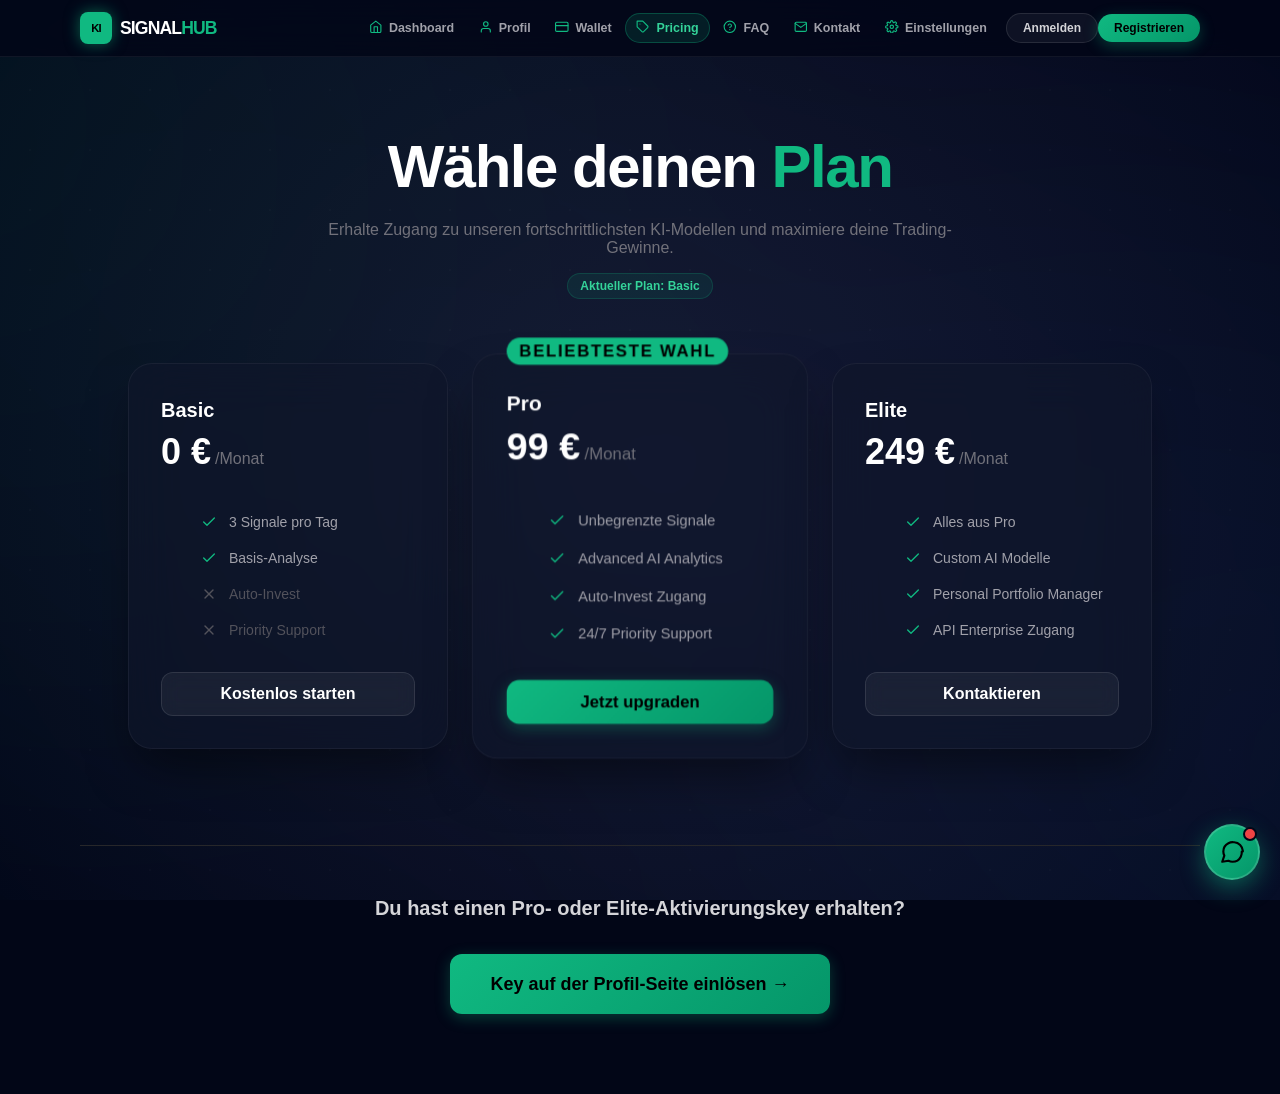
<file: pricing.html>
<!DOCTYPE html>
<html lang="de">
<head>
  <meta charset="UTF-8">
  <meta name="viewport" content="width=device-width, initial-scale=1.0">
  <title>Pricing - KI Signal Hub</title>
  <link rel="stylesheet" href="tailwind.css">
  <script src="icons.js"></script>
  <script src="db.js"></script>
  <link rel="stylesheet" href="styles.css">
</head>
<body class="bg-black text-zinc-400 font-sans min-h-screen">
  <div class="animated-bg"></div>
  <nav class="site-nav">
    <div class="nav-inner">
      <a href="index.html" class="nav-brand"><span class="nav-logo">KI</span><span>SIGNAL<em>HUB</em></span></a>
      <div class="nav-actions">
        <span id="nav-auth"></span>
      </div>
    </div>
    <div id="nav-dropdown" class="nav-dropdown" hidden>
      <div class="nav-grid">
        <a href="index.html" class="nav-link"><i data-lucide="home"></i><span>Dashboard</span></a>
        <a href="profile.html" class="nav-link"><i data-lucide="user"></i><span>Profil</span></a>
        <a href="wallet-settings.html" class="nav-link"><i data-lucide="credit-card"></i><span>Wallet</span></a>
        <a href="pricing.html" class="nav-link active"><i data-lucide="tag"></i><span>Pricing</span></a>
        <a href="faq.html" class="nav-link"><i data-lucide="help-circle"></i><span>FAQ</span></a>
        <a href="contact.html" class="nav-link"><i data-lucide="mail"></i><span>Kontakt</span></a>
        <a href="security.html" class="nav-link"><i data-lucide="shield-check"></i><span>Sicherheit</span></a>
        <a href="settings.html" class="nav-link"><i data-lucide="settings"></i><span>Einstellungen</span></a>
      </div>
    </div>
  </nav>
  <main class="max-w-6xl mx-auto px-4 py-20 relative z-10">
    <div class="text-center mb-16">
      <h1 class="text-4xl md:text-6xl font-black text-white mb-6 tracking-tight">Wähle deinen <span class="text-emerald-500">Plan</span></h1>
      <p class="text-zinc-500 max-w-2xl mx-auto">Erhalte Zugang zu unseren fortschrittlichsten KI-Modellen und maximiere deine Trading-Gewinne.</p>
      <p id="current-plan-chip" class="inline-block mt-4 px-3 py-1 rounded-full bg-emerald-500/10 border border-emerald-500/20 text-emerald-400 text-xs font-bold">Aktueller Plan: Basic</p>
    </div>

    <div class="grid grid-cols-1 md:grid-cols-3 gap-8 max-w-5xl mx-auto">
      <div class="glass-card p-8 rounded-3xl border border-zinc-800 flex flex-col">
        <h3 class="text-white font-bold text-xl mb-2">Basic</h3>
        <div class="flex items-baseline gap-1 mb-6">
          <span class="text-4xl font-black text-white">0&nbsp;€</span>
          <span class="text-zinc-500">/Monat</span>
        </div>
        <ul class="space-y-4 mb-8 flex-1">
          <li class="flex items-center gap-3 text-sm"><i data-lucide="check" class="w-4 h-4 text-emerald-500"></i> 3 Signale pro Tag</li>
          <li class="flex items-center gap-3 text-sm"><i data-lucide="check" class="w-4 h-4 text-emerald-500"></i> Basis-Analyse</li>
          <li class="flex items-center gap-3 text-sm text-zinc-600"><i data-lucide="x" class="w-4 h-4"></i> Auto-Invest</li>
          <li class="flex items-center gap-3 text-sm text-zinc-600"><i data-lucide="x" class="w-4 h-4"></i> Priority Support</li>
        </ul>
        <a href="index.html" class="btn-glass py-3 rounded-xl font-bold block text-center">Kostenlos starten</a>
      </div>

      <div class="glass-card p-8 rounded-3xl border-2 border-emerald-500 relative flex flex-col transform scale-105 shadow-[0_0_30px_rgba(16,185,129,0.2)]">
        <div class="absolute -top-4 left-1/2 -translate-x-1/2 bg-emerald-500 text-black text-[10px] font-black px-3 py-1 rounded-full uppercase tracking-widest">Beliebteste Wahl</div>
        <h3 class="text-white font-bold text-xl mb-2">Pro</h3>
        <div class="flex items-baseline gap-1 mb-6">
          <span class="text-4xl font-black text-white">99&nbsp;€</span>
          <span class="text-zinc-500">/Monat</span>
        </div>
        <ul class="space-y-4 mb-8 flex-1">
          <li class="flex items-center gap-3 text-sm"><i data-lucide="check" class="w-4 h-4 text-emerald-500"></i> Unbegrenzte Signale</li>
          <li class="flex items-center gap-3 text-sm"><i data-lucide="check" class="w-4 h-4 text-emerald-500"></i> Advanced AI Analytics</li>
          <li class="flex items-center gap-3 text-sm"><i data-lucide="check" class="w-4 h-4 text-emerald-500"></i> Auto-Invest Zugang</li>
          <li class="flex items-center gap-3 text-sm"><i data-lucide="check" class="w-4 h-4 text-emerald-500"></i> 24/7 Priority Support</li>
        </ul>
        <a href="profile.html" class="glow-button py-3 rounded-xl font-bold block text-center">Jetzt upgraden</a>
      </div>

      <div class="glass-card p-8 rounded-3xl border border-zinc-800 flex flex-col">
        <h3 class="text-white font-bold text-xl mb-2">Elite</h3>
        <div class="flex items-baseline gap-1 mb-6">
          <span class="text-4xl font-black text-white">249&nbsp;€</span>
          <span class="text-zinc-500">/Monat</span>
        </div>
        <ul class="space-y-4 mb-8 flex-1">
          <li class="flex items-center gap-3 text-sm"><i data-lucide="check" class="w-4 h-4 text-emerald-500"></i> Alles aus Pro</li>
          <li class="flex items-center gap-3 text-sm"><i data-lucide="check" class="w-4 h-4 text-emerald-500"></i> Custom AI Modelle</li>
          <li class="flex items-center gap-3 text-sm"><i data-lucide="check" class="w-4 h-4 text-emerald-500"></i> Personal Portfolio Manager</li>
          <li class="flex items-center gap-3 text-sm"><i data-lucide="check" class="w-4 h-4 text-emerald-500"></i> API Enterprise Zugang</li>
        </ul>
        <a href="contact.html" class="btn-glass py-3 rounded-xl font-bold block text-center">Kontaktieren</a>
      </div>
    </div>

    <div class="text-center mt-24 pt-12 border-t border-zinc-800">
      <p class="text-zinc-300 text-xl font-bold mb-8">Du hast einen Pro- oder Elite-Aktivierungskey erhalten?</p>
      <a href="profile.html" class="glow-button py-4 px-10 rounded-xl font-bold inline-block text-lg">Key auf der Profil-Seite einlösen &rarr;</a>
    </div>
  </main>
  <script src="app.js"></script>
  <script src="nav.js"></script>
  <script src="support-chat.js"></script>
  <script>if (typeof lucide !== 'undefined') lucide.createIcons();</script>
</body>
</html>
</file>
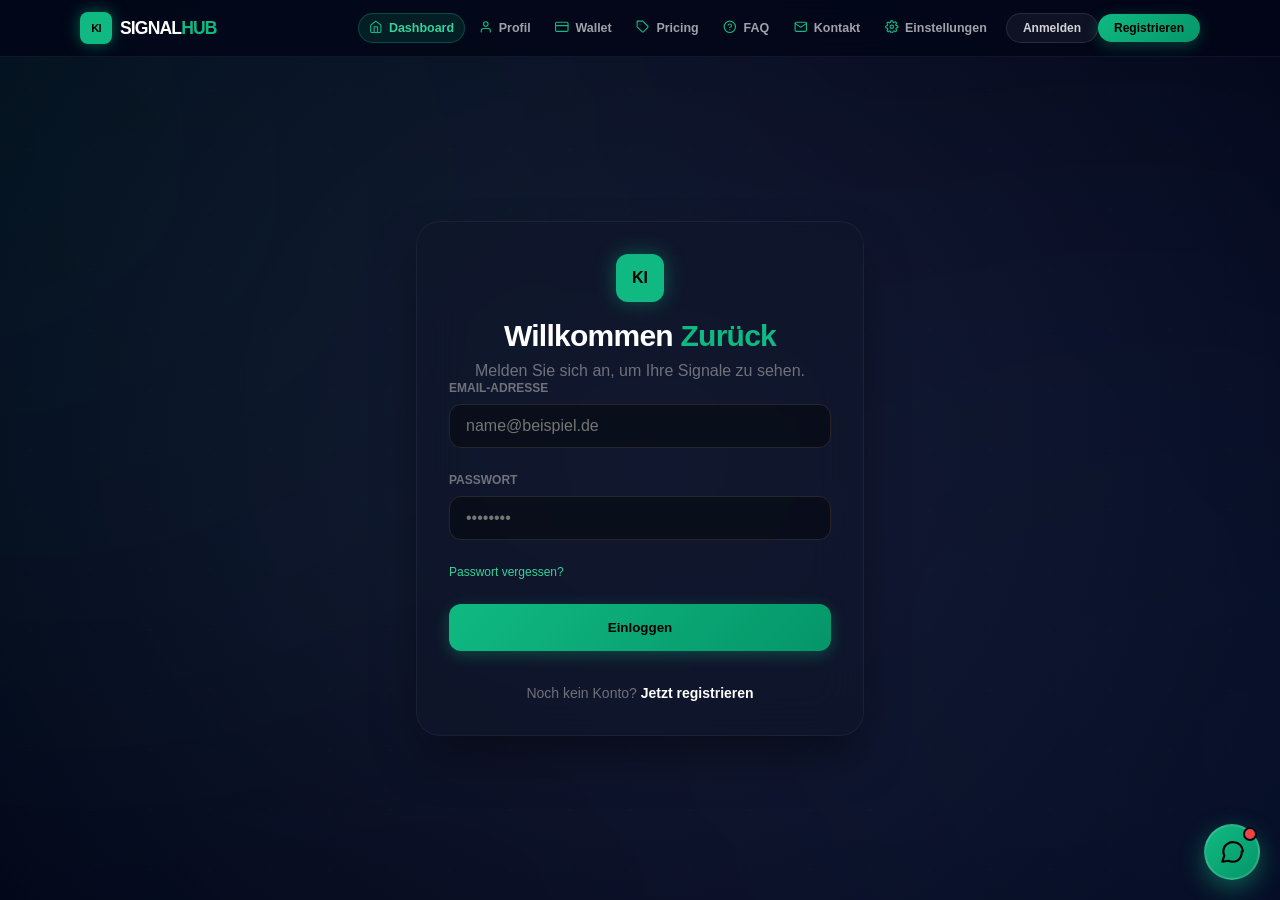
<file: profile.html>
<!DOCTYPE html>
<html lang="de">
<head>
  <meta charset="UTF-8">
  <meta name="viewport" content="width=device-width, initial-scale=1.0">
  <title>Profil - KI Signal Hub</title>
  <link rel="stylesheet" href="tailwind.css">
  <script src="icons.js"></script>
  <script src="db.js"></script>
  <link rel="stylesheet" href="styles.css">
</head>
<body class="bg-black text-zinc-400 font-sans min-h-screen">
  <div class="animated-bg"></div>
  <nav class="site-nav">
    <div class="nav-inner">
      <a href="index.html" class="nav-brand"><span class="nav-logo">KI</span><span>SIGNAL<em>HUB</em></span></a>
      <div class="nav-actions">
        <span id="nav-auth"></span>
      </div>
    </div>
    <div id="nav-dropdown" class="nav-dropdown" hidden>
      <div class="nav-grid">
        <a href="index.html" class="nav-link"><i data-lucide="home"></i><span>Dashboard</span></a>
        <a href="profile.html" class="nav-link active"><i data-lucide="user"></i><span>Profil</span></a>
        <a href="wallet-settings.html" class="nav-link"><i data-lucide="credit-card"></i><span>Wallet</span></a>
        <a href="pricing.html" class="nav-link"><i data-lucide="tag"></i><span>Pricing</span></a>
        <a href="faq.html" class="nav-link"><i data-lucide="help-circle"></i><span>FAQ</span></a>
        <a href="contact.html" class="nav-link"><i data-lucide="mail"></i><span>Kontakt</span></a>
        <a href="security.html" class="nav-link"><i data-lucide="shield-check"></i><span>Sicherheit</span></a>
        <a href="settings.html" class="nav-link"><i data-lucide="settings"></i><span>Einstellungen</span></a>
      </div>
    </div>
  </nav>
  <main class="max-w-2xl mx-auto px-4 py-16 relative z-10">
    <div class="glass-card rounded-3xl p-8">
      <div class="flex items-center gap-4 mb-8">
        <div class="w-20 h-20 bg-gradient-to-br from-emerald-400 to-cyan-500 rounded-full flex items-center justify-center text-black text-3xl font-bold">JD</div>
        <div>
          <h1 class="text-2xl font-bold text-white">John Doe</h1>
          <p class="text-zinc-500">Premium Member seit 2024</p>
        </div>
      </div>
      <div class="space-y-6">
        <div class="p-4 bg-black/40 rounded-2xl border border-zinc-800">
          <label class="text-xs uppercase font-bold text-zinc-500 block mb-1">Benutzername</label>
          <p class="text-white font-medium">johndoe_trade</p>
        </div>
        <div class="p-4 bg-black/40 rounded-2xl border border-zinc-800">
          <label class="text-xs uppercase font-bold text-zinc-500 block mb-1">Email-Adresse</label>
          <p class="text-white font-medium">john.doe@example.com</p>
        </div>
        <div class="p-4 bg-black/40 rounded-2xl border border-zinc-800">
          <label class="text-xs uppercase font-bold text-zinc-500 block mb-1">Passwort</label>
          <p class="text-white font-medium">••••••••••••</p>
        </div>
        <div class="p-4 bg-black/40 rounded-2xl border border-zinc-800">
          <label class="text-xs uppercase font-bold text-zinc-500 block mb-1">Aktivierungsschlüssel</label>
          <div class="flex items-center justify-between gap-3">
            <p id="license-key" class="text-white font-mono text-sm tracking-wider break-all">------</p>
            <button id="btn-copy-key" class="btn-glass shrink-0 px-3 py-1.5 rounded-lg text-xs font-bold flex items-center gap-1"><i data-lucide="copy" class="w-3 h-3"></i> Kopieren</button>
          </div>
        </div>
        <div class="p-4 bg-black/40 rounded-2xl border border-emerald-500/20">
          <div class="flex items-center justify-between mb-1">
            <label class="text-xs uppercase font-bold text-zinc-500">Mein Abo</label>
            <span id="sub-status" class="px-2 py-0.5 rounded-full bg-emerald-500/10 text-emerald-400 text-[10px] font-bold border border-emerald-500/20">AKTIV</span>
          </div>
          <div class="flex items-center justify-between gap-3">
            <p id="sub-plan" class="text-white font-bold text-lg">Pro</p>
            <p class="text-zinc-500 text-xs">läuft bis <span id="sub-renews" class="text-zinc-300">–</span></p>
          </div>
          <div class="mt-3 pt-3 border-t border-zinc-800 flex items-center justify-between">
            <p id="plan-features" class="text-xs text-zinc-500">Signale: unbegrenzt · Auto-Invest · Priority Support</p>
            <a href="pricing.html" class="text-xs font-bold text-emerald-400 hover:text-emerald-300 transition-colors">Upgrade →</a>
          </div>
        </div>
      </div>
      <div class="mt-8 pt-8 border-t border-zinc-800 flex justify-between items-center">
        <p class="text-sm text-zinc-500">Alle Daten sind verschlüsselt.</p>
        <a href="security.html" class="btn-glass px-4 py-2 rounded-xl text-sm font-bold hover:text-emerald-400 transition-all">Bearbeiten →</a>
      </div>
    </div>

    <div class="glass-card p-8 rounded-3xl mt-8">
      <h2 class="text-white font-bold text-xl mb-2 flex items-center gap-2"><i data-lucide="key" class="w-5 h-5 text-emerald-400"></i> Aktivierungskey einlösen</h2>
      <p class="text-zinc-500 text-sm mb-4">Hast du einen Pro- oder Elite-Key vom Admin? Löse ihn hier ein, um die Funktionen freizuschalten.</p>
      <p id="current-plan-chip" class="inline-block mb-6 px-3 py-1 rounded-full bg-emerald-500/10 border border-emerald-500/20 text-emerald-400 text-xs font-bold">Aktueller Plan: Basic</p>
      <div class="flex flex-col md:flex-row gap-3">
        <input type="text" id="redeem-key" placeholder="z.B. PRO-1A2B-3C4D-5E6F" class="flex-1 bg-black/40 border border-zinc-800 rounded-xl px-4 py-3 text-white font-mono outline-none focus:border-emerald-500/50 transition-colors">
        <button id="btn-redeem" class="glow-button px-8 py-3 rounded-xl font-bold">Key einlösen</button>
      </div>
      <p id="redeem-msg" class="hidden mt-4 text-emerald-400 text-sm font-bold"></p>
    </div>
  </main>
  <script src="app.js"></script>
  <script src="nav.js"></script>
  <script src="support-chat.js"></script>
  <script>if (typeof lucide !== 'undefined') lucide.createIcons();</script>
</body>
</html>
</file>
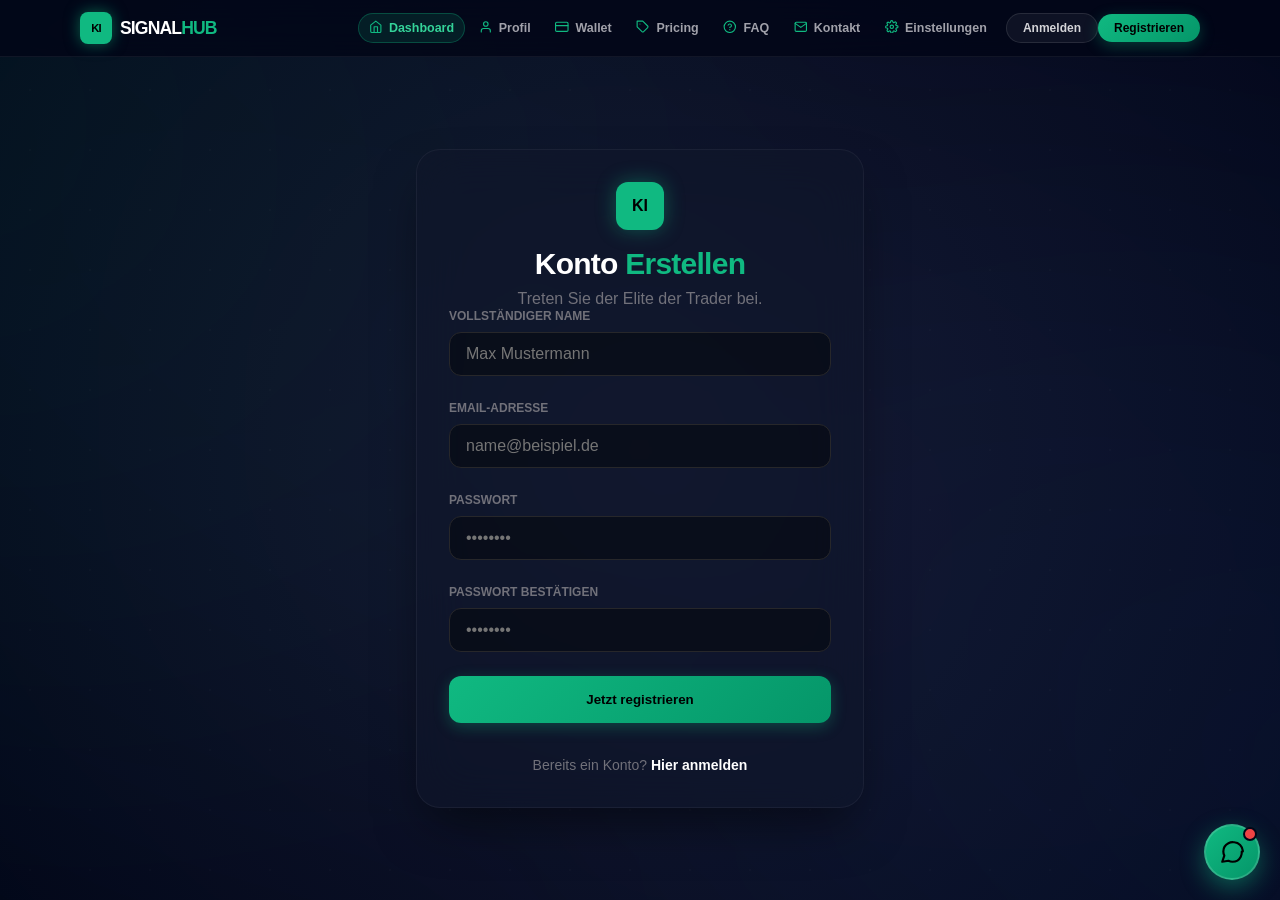
<file: register.html>
<!DOCTYPE html>
<html lang="de">
<head>
  <meta charset="UTF-8">
  <meta name="viewport" content="width=device-width, initial-scale=1.0">
  <title>Registrieren - KI Signal Hub</title>
  <link rel="stylesheet" href="tailwind.css">
  <script src="icons.js"></script>
  <script src="db.js"></script>
  <link rel="stylesheet" href="styles.css">
</head>
<body class="auth-center bg-black text-zinc-400 font-sans min-h-screen">
  <div class="animated-bg"></div>
  <nav class="site-nav">
    <div class="nav-inner">
      <a href="index.html" class="nav-brand"><span class="nav-logo">KI</span><span>SIGNAL<em>HUB</em></span></a>
      <div class="nav-actions">
        <span id="nav-auth"></span>
      </div>
    </div>
    <div id="nav-dropdown" class="nav-dropdown" hidden>
      <div class="nav-grid">
        <a href="index.html" class="nav-link"><i data-lucide="home"></i><span>Dashboard</span></a>
        <a href="profile.html" class="nav-link"><i data-lucide="user"></i><span>Profil</span></a>
        <a href="wallet-settings.html" class="nav-link"><i data-lucide="credit-card"></i><span>Wallet</span></a>
        <a href="pricing.html" class="nav-link"><i data-lucide="tag"></i><span>Pricing</span></a>
        <a href="faq.html" class="nav-link"><i data-lucide="help-circle"></i><span>FAQ</span></a>
        <a href="contact.html" class="nav-link"><i data-lucide="mail"></i><span>Kontakt</span></a>
        <a href="security.html" class="nav-link"><i data-lucide="shield-check"></i><span>Sicherheit</span></a>
        <a href="settings.html" class="nav-link"><i data-lucide="settings"></i><span>Einstellungen</span></a>
      </div>
    </div>
  </nav>

  <div class="glass-card w-full max-w-md p-8 rounded-3xl relative z-10">
    <div class="text-center mb-10">
      <div class="w-12 h-12 bg-emerald-500 rounded-xl flex items-center justify-center text-black font-bold mx-auto mb-4 shadow-[0_0_20px_rgba(16,185,129,0.4)]">
        KI
      </div>
      <h1 class="text-3xl font-black text-white tracking-tight">Konto <span class="text-emerald-500">Erstellen</span></h1>
      <p class="text-zinc-500 mt-2">Treten Sie der Elite der Trader bei.</p>
    </div>

    <form id="register-form" class="space-y-6">
      <div class="space-y-2">
        <label class="text-xs uppercase font-bold text-zinc-500 block">Vollständiger Name</label>
        <input type="text" required class="w-full bg-black/40 border border-zinc-800 rounded-xl px-4 py-3 text-white outline-none focus:border-emerald-500/50 transition-colors" placeholder="Max Mustermann">
      </div>
      <div class="space-y-2">
        <label class="text-xs uppercase font-bold text-zinc-500 block">Email-Adresse</label>
        <input type="email" required class="w-full bg-black/40 border border-zinc-800 rounded-xl px-4 py-3 text-white outline-none focus:border-emerald-500/50 transition-colors" placeholder="name@beispiel.de">
      </div>
      <div class="space-y-2">
        <label class="text-xs uppercase font-bold text-zinc-500 block">Passwort</label>
        <input type="password" required class="w-full bg-black/40 border border-zinc-800 rounded-xl px-4 py-3 text-white outline-none focus:border-emerald-500/50 transition-colors" placeholder="••••••••">
      </div>
      <div class="space-y-2">
        <label class="text-xs uppercase font-bold text-zinc-500 block">Passwort bestätigen</label>
        <input type="password" required class="w-full bg-black/40 border border-zinc-800 rounded-xl px-4 py-3 text-white outline-none focus:border-emerald-500/50 transition-colors" placeholder="••••••••">
      </div>
      <button type="submit" class="glow-button w-full py-4 rounded-xl font-bold">Jetzt registrieren</button>
    </form>

    <div class="mt-8 text-center">
      <p class="text-sm text-zinc-500">Bereits ein Konto? <a href="login.html" class="text-white font-bold hover:text-emerald-400 transition-colors">Hier anmelden</a></p>
    </div>
  </div>

  <script src="app.js"></script>
  <script src="nav.js"></script>
  <script src="support-chat.js"></script>
  <script src="auth.js"></script>
  <script>if (typeof lucide !== 'undefined') lucide.createIcons();</script>
</body>
</html>
</file>
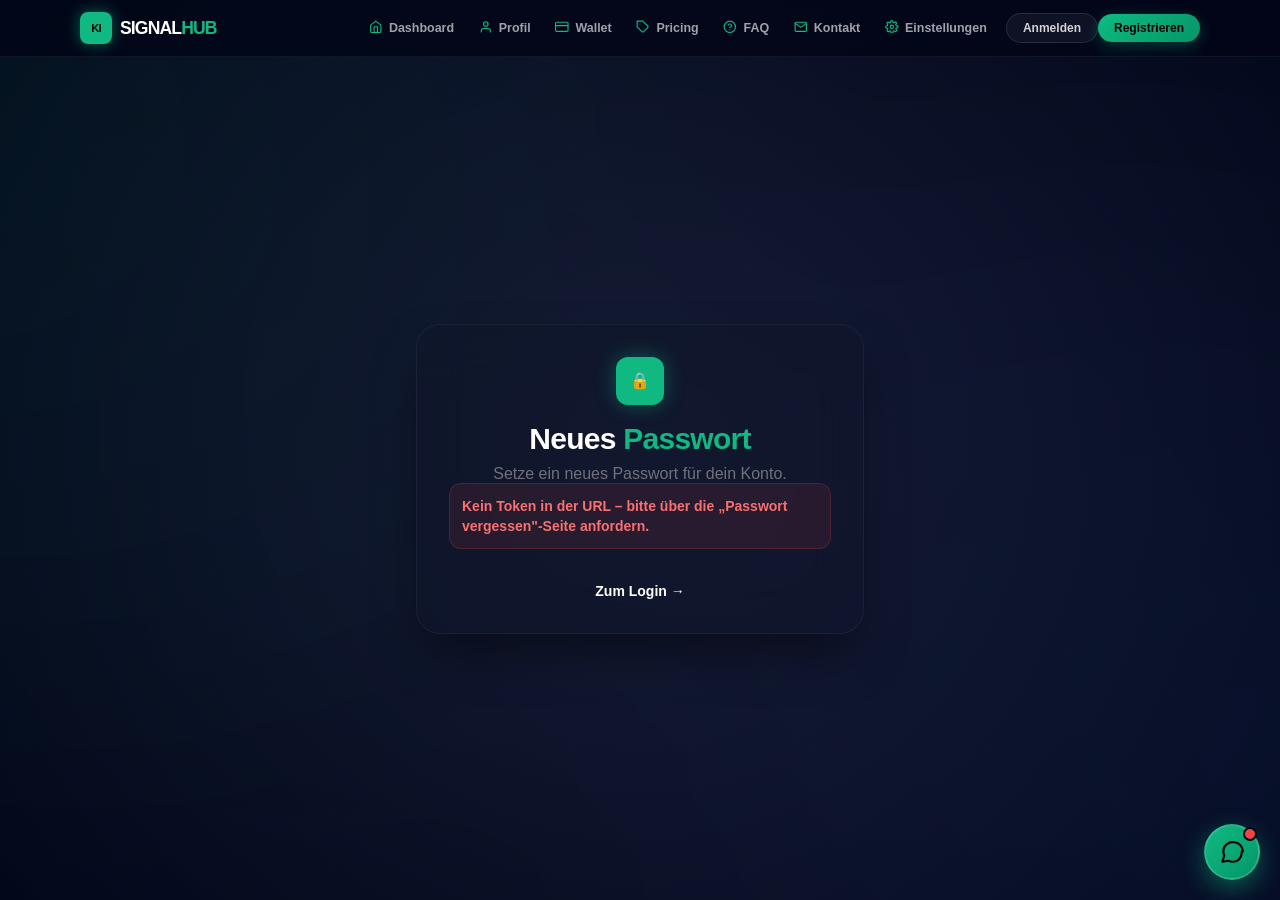
<file: reset-password.html>
<!DOCTYPE html>
<html lang="de">
<head>
  <meta charset="UTF-8">
  <meta name="viewport" content="width=device-width, initial-scale=1.0">
  <title>Neues Passwort setzen - KI Signal Hub</title>
  <link rel="stylesheet" href="tailwind.css">
  <script src="icons.js"></script>
  <script src="db.js"></script>
  <link rel="stylesheet" href="styles.css">
</head>
<body class="auth-center bg-black text-zinc-400 font-sans min-h-screen">
  <div class="animated-bg"></div>
  <nav class="site-nav">
    <div class="nav-inner">
      <a href="index.html" class="nav-brand"><span class="nav-logo">KI</span><span>SIGNAL<em>HUB</em></span></a>
      <div class="nav-actions">
        <span id="nav-auth"></span>
      </div>
    </div>
  </nav>

  <div class="glass-card w-full max-w-md p-8 rounded-3xl relative z-10">
    <div class="text-center mb-10">
      <div class="w-12 h-12 bg-emerald-500 rounded-xl flex items-center justify-center text-black font-bold mx-auto mb-4 shadow-[0_0_20px_rgba(16,185,129,0.4)]">🔒</div>
      <h1 class="text-3xl font-black text-white tracking-tight">Neues <span class="text-emerald-500">Passwort</span></h1>
      <p class="text-zinc-500 mt-2">Setze ein neues Passwort für dein Konto.</p>
    </div>

    <div id="reset-state" class="mb-4 p-3 rounded-xl text-sm font-bold hidden"></div>

    <form id="reset-form" class="space-y-6">
      <div class="space-y-2">
        <label class="text-xs uppercase font-bold text-zinc-500 block">Neues Passwort</label>
        <input type="password" id="reset-pass" required class="w-full bg-black/40 border border-zinc-800 rounded-xl px-4 py-3 text-white outline-none focus:border-emerald-500/50 transition-colors" placeholder="min. 8 Zeichen">
      </div>
      <div class="space-y-2">
        <label class="text-xs uppercase font-bold text-zinc-500 block">Passwort bestätigen</label>
        <input type="password" id="reset-pass2" required class="w-full bg-black/40 border border-zinc-800 rounded-xl px-4 py-3 text-white outline-none focus:border-emerald-500/50 transition-colors" placeholder="••••••••">
      </div>
      <button type="submit" class="glow-button w-full py-4 rounded-xl font-bold">Passwort speichern</button>
    </form>

    <div class="mt-8 text-center">
      <p class="text-sm text-zinc-500"><a href="login.html" class="text-white font-bold hover:text-emerald-400 transition-colors">Zum Login →</a></p>
    </div>
  </div>

  <script src="auth.js"></script>
  <script src="nav.js"></script>
  <script src="support-chat.js"></script>
  <script>
    (function () {
      var state = document.getElementById('reset-state');
      var form = document.getElementById('reset-form');
      function show(text, ok) {
        state.textContent = text;
        state.className = 'mb-4 p-3 rounded-xl text-sm font-bold ' + (ok ? 'bg-emerald-500/10 border border-emerald-500/20 text-emerald-400' : 'bg-red-500/10 border border-red-500/20 text-red-400');
      }
      function tokenFromUrl() {
        return new URLSearchParams(location.search).get('token') || '';
      }
      async function validate() {
        var token = tokenFromUrl();
        if (!token) { show('Kein Token in der URL – bitte über die „Passwort vergessen"-Seite anfordern.', false); form.classList.add('hidden'); return null; }
        var row = await db.get('SELECT * FROM password_resets WHERE token = ?', [token]);
        if (!row) { show('Ungültiger Reset-Link.', false); form.classList.add('hidden'); return null; }
        if (row.used) { show('Dieser Reset-Link wurde bereits verwendet.', false); form.classList.add('hidden'); return null; }
        if (new Date(row.expires_at).getTime() < Date.now()) { show('Der Reset-Link ist abgelaufen (24h-Gültigkeit).', false); form.classList.add('hidden'); return null; }
        state.classList.add('hidden');
        return row;
      }
      validate();
      form.addEventListener('submit', async function (e) {
        e.preventDefault();
        var row = await validate();
        if (!row) return;
        var p1 = document.getElementById('reset-pass').value;
        var p2 = document.getElementById('reset-pass2').value;
        if (p1.length < 8) { show('Das Passwort muss mindestens 8 Zeichen lang sein.', false); return; }
        if (p1 !== p2) { show('Die Passwörter stimmen nicht überein.', false); return; }
        var hash = await window.auth.hashPassword(p1);
        await db.run('UPDATE users SET password_hash = ? WHERE id = ?', [hash, row.user_id]);
        await db.run('UPDATE password_resets SET used = 1 WHERE token = ?', [row.token]);
        // Alle bestehenden Sessions invalidieren (Sicherheit nach Passwortwechsel)
        await db.run('DELETE FROM auth_sessions WHERE user_id = ?', [row.user_id]);
        show('✓ Passwort geändert – alle Sessions wurden abgemeldet. Weiter zum Login …', true);
        setTimeout(function () { window.location.href = 'login.html'; }, 1800);
      });
    })();
  </script>
</body>
</html>
</file>
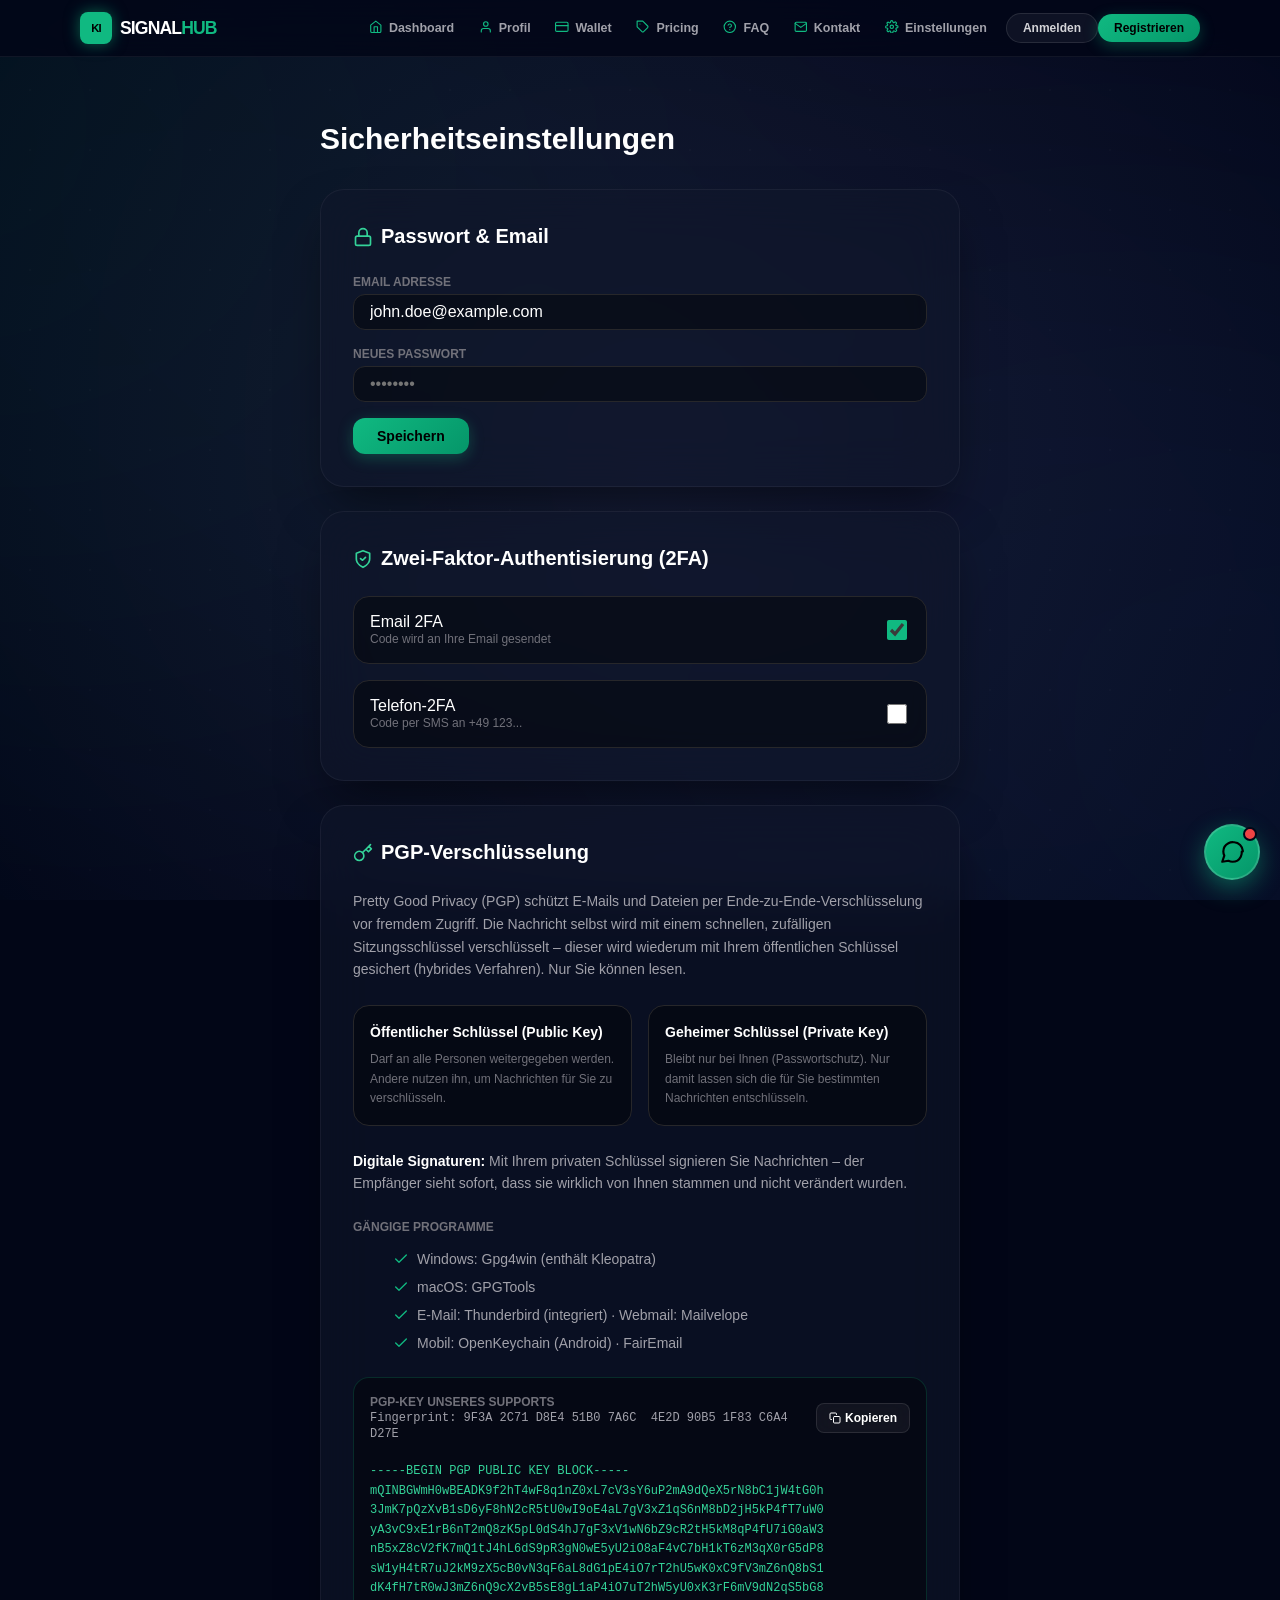
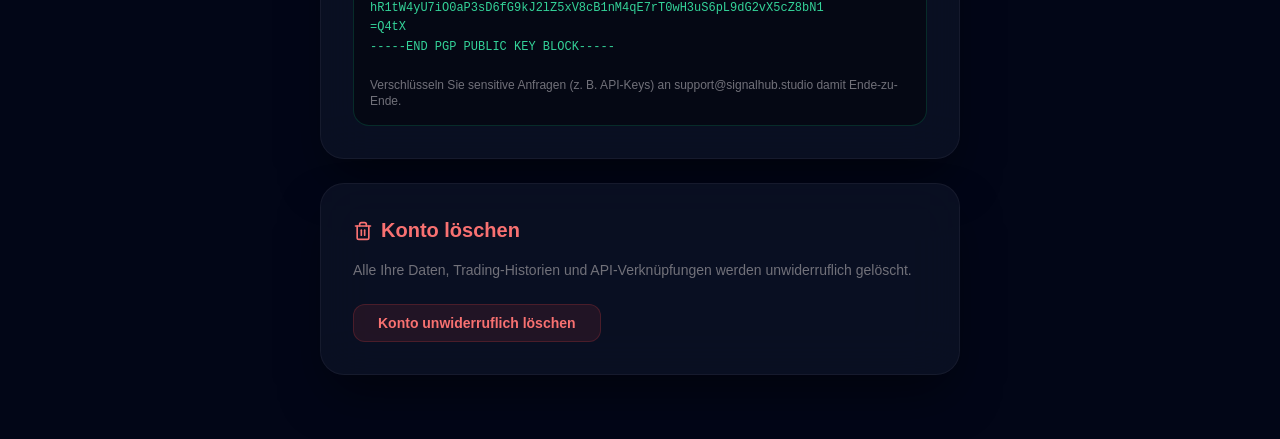
<file: security.html>
<!DOCTYPE html>
<html lang="de">
<head>
  <meta charset="UTF-8">
  <meta name="viewport" content="width=device-width, initial-scale=1.0">
  <title>Sicherheit - KI Signal Hub</title>
  <link rel="stylesheet" href="tailwind.css">
  <script src="icons.js"></script>
  <script src="db.js"></script>
  <link rel="stylesheet" href="styles.css">
</head>
<body class="bg-black text-zinc-400 font-sans min-h-screen">
  <div class="animated-bg"></div>
  <nav class="site-nav">
    <div class="nav-inner">
      <a href="index.html" class="nav-brand"><span class="nav-logo">KI</span><span>SIGNAL<em>HUB</em></span></a>
      <div class="nav-actions">
        <span id="nav-auth"></span>
      </div>
    </div>
  </nav>
  <main class="max-w-2xl mx-auto px-4 py-16 relative z-10">
    <h1 class="text-3xl font-bold text-white mb-8">Sicherheitseinstellungen</h1>
    <div class="space-y-6">
      <div class="glass-card p-8 rounded-3xl space-y-6">
        <h2 class="text-white font-bold text-xl flex items-center gap-2"><i data-lucide="lock" class="w-5 h-5 text-emerald-400"></i> Passwort & Email</h2>
        <div class="space-y-4">
          <div>
            <label class="text-xs uppercase font-bold text-zinc-500 block mb-1">Email Adresse</label>
            <input type="email" value="john.doe@example.com" class="w-full bg-black/40 border border-zinc-800 rounded-xl px-4 py-2 text-white outline-none focus:border-emerald-500/50 transition-colors">
          </div>
          <div>
            <label class="text-xs uppercase font-bold text-zinc-500 block mb-1">Neues Passwort</label>
            <input type="password" placeholder="••••••••" class="w-full bg-black/40 border border-zinc-800 rounded-xl px-4 py-2 text-white outline-none focus:border-emerald-500/50 transition-colors">
          </div>
          <button class="glow-button py-2 px-6 rounded-xl text-sm">Speichern</button>
        </div>
      </div>
      <div class="glass-card p-8 rounded-3xl space-y-6">
        <h2 class="text-white font-bold text-xl flex items-center gap-2"><i data-lucide="shield-check" class="w-5 h-5 text-emerald-400"></i> Zwei-Faktor-Authentisierung (2FA)</h2>
        <div class="space-y-4">
          <div class="flex items-center justify-between p-4 bg-black/40 rounded-2xl border border-zinc-800">
            <div>
              <p class="text-white font-medium">Email 2FA</p>
              <p class="text-xs text-zinc-500">Code wird an Ihre Email gesendet</p>
            </div>
            <input type="checkbox" checked class="w-5 h-5 accent-emerald-500">
          </div>
          <div class="flex items-center justify-between p-4 bg-black/40 rounded-2xl border border-zinc-800">
            <div>
              <p class="text-white font-medium">Telefon-2FA</p>
              <p class="text-xs text-zinc-500">Code per SMS an +49 123...</p>
            </div>
            <input type="checkbox" class="w-5 h-5 accent-emerald-500">
          </div>
        </div>
      </div>
      <div class="glass-card p-8 rounded-3xl space-y-6">
        <h2 class="text-white font-bold text-xl flex items-center gap-2"><i data-lucide="key" class="w-5 h-5 text-emerald-400"></i> PGP-Verschlüsselung</h2>
        <p class="text-zinc-400 text-sm leading-relaxed">Pretty Good Privacy (PGP) schützt E-Mails und Dateien per Ende-zu-Ende-Verschlüsselung vor fremdem Zugriff. Die Nachricht selbst wird mit einem schnellen, zufälligen Sitzungsschlüssel verschlüsselt – dieser wird wiederum mit Ihrem öffentlichen Schlüssel gesichert (hybrides Verfahren). Nur Sie können lesen.</p>
        <div class="grid grid-cols-1 md:grid-cols-2 gap-4">
          <div class="p-4 bg-black/40 rounded-2xl border border-zinc-800">
            <p class="text-white font-bold text-sm mb-2">Öffentlicher Schlüssel (Public Key)</p>
            <p class="text-zinc-500 text-xs leading-relaxed">Darf an alle Personen weitergegeben werden. Andere nutzen ihn, um Nachrichten für Sie zu verschlüsseln.</p>
          </div>
          <div class="p-4 bg-black/40 rounded-2xl border border-zinc-800">
            <p class="text-white font-bold text-sm mb-2">Geheimer Schlüssel (Private Key)</p>
            <p class="text-zinc-500 text-xs leading-relaxed">Bleibt nur bei Ihnen (Passwortschutz). Nur damit lassen sich die für Sie bestimmten Nachrichten entschlüsseln.</p>
          </div>
        </div>
        <p class="text-zinc-400 text-sm leading-relaxed"><strong class="text-white">Digitale Signaturen:</strong> Mit Ihrem privaten Schlüssel signieren Sie Nachrichten – der Empfänger sieht sofort, dass sie wirklich von Ihnen stammen und nicht verändert wurden.</p>
        <div>
          <p class="text-xs uppercase font-bold text-zinc-500 mb-2">Gängige Programme</p>
          <ul class="text-zinc-400 text-sm space-y-2">
            <li class="flex items-center gap-2"><i data-lucide="check" class="w-4 h-4 text-emerald-500"></i> Windows: Gpg4win (enthält Kleopatra)</li>
            <li class="flex items-center gap-2"><i data-lucide="check" class="w-4 h-4 text-emerald-500"></i> macOS: GPGTools</li>
            <li class="flex items-center gap-2"><i data-lucide="check" class="w-4 h-4 text-emerald-500"></i> E-Mail: Thunderbird (integriert) · Webmail: Mailvelope</li>
            <li class="flex items-center gap-2"><i data-lucide="check" class="w-4 h-4 text-emerald-500"></i> Mobil: OpenKeychain (Android) · FairEmail</li>
          </ul>
        </div>
        <div class="p-4 bg-black/40 rounded-2xl border border-emerald-500/20">
          <div class="flex items-center justify-between gap-3 mb-2">
            <div>
              <p class="text-xs uppercase font-bold text-zinc-500">PGP-Key unseres Supports</p>
              <p class="text-zinc-400 text-xs font-mono">Fingerprint: 9F3A 2C71 D8E4 51B0 7A6C&nbsp; 4E2D 90B5 1F83 C6A4 D27E</p>
            </div>
            <button id="btn-copy-pgp" class="btn-glass shrink-0 px-3 py-1.5 rounded-lg text-xs font-bold flex items-center gap-1"><i data-lucide="copy" class="w-3 h-3"></i> Kopieren</button>
          </div>
          <div class="overflow-x-auto">
            <pre id="pgp-key-block" class="text-xs font-mono text-emerald-400 leading-relaxed">-----BEGIN PGP PUBLIC KEY BLOCK-----
mQINBGWmH0wBEADK9f2hT4wF8q1nZ0xL7cV3sY6uP2mA9dQeX5rN8bC1jW4tG0h
3JmK7pQzXvB1sD6yF8hN2cR5tU0wI9oE4aL7gV3xZ1qS6nM8bD2jH5kP4fT7uW0
yA3vC9xE1rB6nT2mQ8zK5pL0dS4hJ7gF3xV1wN6bZ9cR2tH5kM8qP4fU7iG0aW3
nB5xZ8cV2fK7mQ1tJ4hL6dS9pR3gN0wE5yU2iO8aF4vC7bH1kT6zM3qX0rG5dP8
sW1yH4tR7uJ2kM9zX5cB0vN3qF6aL8dG1pE4iO7rT2hU5wK0xC9fV3mZ6nQ8bS1
dK4fH7tR0wJ3mZ6nQ9cX2vB5sE8gL1aP4iO7uT2hW5yU0xK3rF6mV9dN2qS5bG8
hR1tW4yU7iO0aP3sD6fG9kJ2lZ5xV8cB1nM4qE7rT0wH3uS6pL9dG2vX5cZ8bN1
=Q4tX
-----END PGP PUBLIC KEY BLOCK-----</pre>
          </div>
          <p class="text-zinc-500 text-xs mt-2">Verschlüsseln Sie sensitive Anfragen (z. B. API-Keys) an support@signalhub.studio damit Ende-zu-Ende.</p>
        </div>
      </div>
      <div class="glass-card p-8 rounded-3xl border-red-500/20">
        <h2 class="text-red-400 font-bold text-xl mb-4 flex items-center gap-2"><i data-lucide="trash-2" class="w-5 h-5"></i> Konto löschen</h2>
        <p class="text-zinc-500 text-sm mb-6">Alle Ihre Daten, Trading-Historien und API-Verknüpfungen werden unwiderruflich gelöscht.</p>
        <button class="bg-red-500/10 hover:bg-red-500/20 text-red-400 border border-red-500/20 font-bold py-2 px-6 rounded-xl text-sm transition-all active:scale-95">Konto unwiderruflich löschen</button>
      </div>
    </div>
  </main>
  <script src="app.js"></script>
  <script src="nav.js"></script>
  <script src="support-chat.js"></script>
  <script>
    (function () {
      var btn = document.getElementById('btn-copy-pgp');
      if (!btn) return;
      btn.addEventListener('click', async function () {
        var key = document.getElementById('pgp-key-block').textContent;
        try { await navigator.clipboard.writeText(key); } catch (e) {
          var ta = document.createElement('textarea');
          ta.value = key; document.body.appendChild(ta); ta.select();
          document.execCommand('copy'); ta.remove();
        }
        var old = btn.innerHTML;
        btn.textContent = '✓ Kopiert';
        setTimeout(function () { btn.innerHTML = old; if (typeof lucide !== 'undefined') lucide.createIcons(); }, 1500);
      });
    })();
  </script>
  <script>if (typeof lucide !== 'undefined') lucide.createIcons();</script>
</body>
</html>
</file>
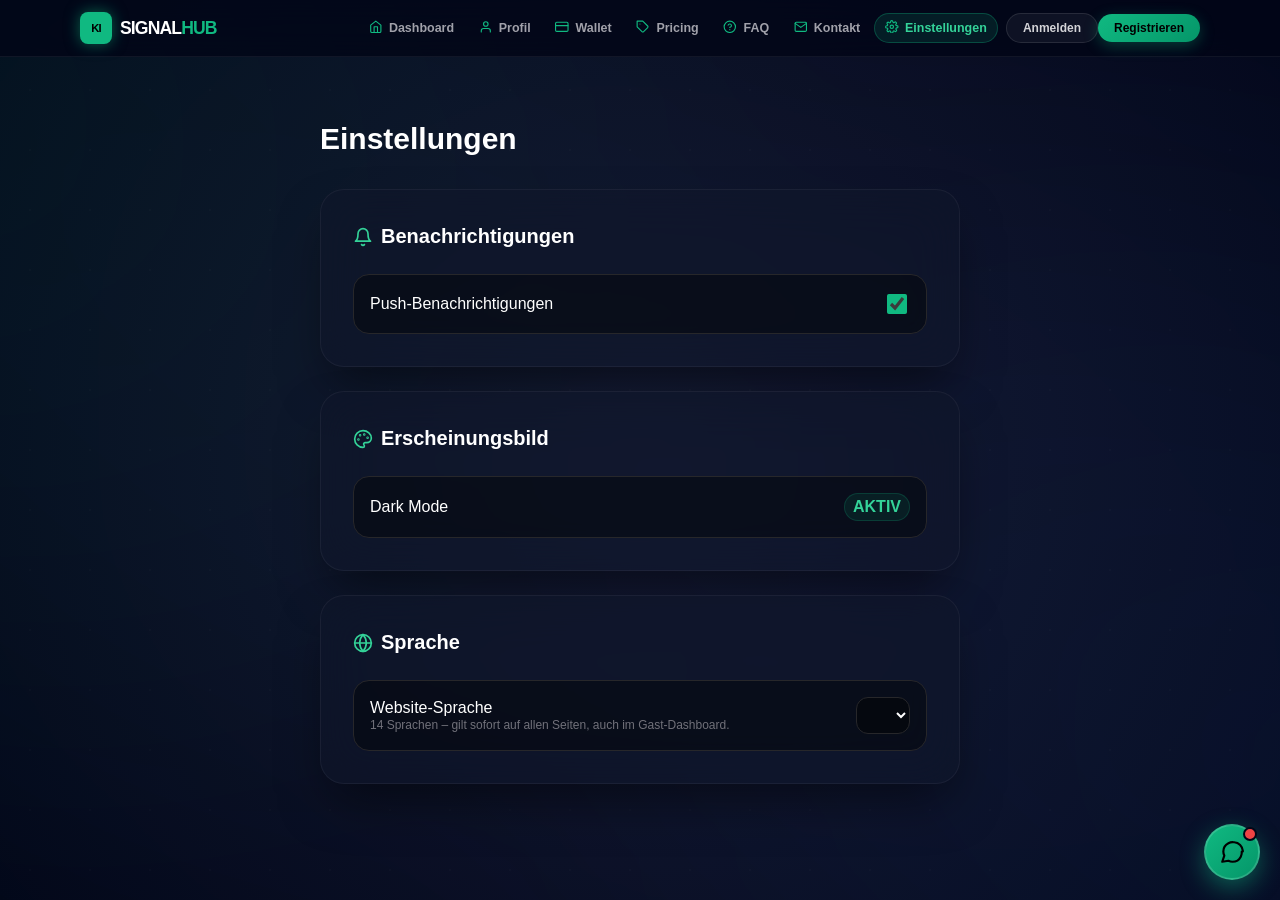
<file: settings.html>
<!DOCTYPE html>
<html lang="de">
<head>
  <meta charset="UTF-8">
  <meta name="viewport" content="width=device-width, initial-scale=1.0">
  <title>Einstellungen - KI Signal Hub</title>
  <link rel="stylesheet" href="tailwind.css">
  <script src="icons.js"></script>
  <script src="db.js"></script>
  <link rel="stylesheet" href="styles.css">
</head>
<body class="bg-black text-zinc-400 font-sans min-h-screen">
  <div class="animated-bg"></div>
  <nav class="site-nav">
    <div class="nav-inner">
      <a href="index.html" class="nav-brand"><span class="nav-logo">KI</span><span>SIGNAL<em>HUB</em></span></a>
      <div class="nav-actions">
        <span id="nav-auth"></span>
      </div>
    </div>
  </nav>
  <main class="max-w-2xl mx-auto px-4 py-16 relative z-10">
    <h1 class="text-3xl font-bold text-white mb-8">Einstellungen</h1>
    <div class="space-y-6">
      <div class="glass-card p-8 rounded-3xl space-y-6">
        <h2 class="text-white font-bold text-xl flex items-center gap-2"><i data-lucide="bell" class="w-5 h-5 text-emerald-400"></i> Benachrichtigungen</h2>
        <div class="flex items-center justify-between p-4 bg-black/40 rounded-2xl border border-zinc-800">
          <p class="text-white font-medium">Push-Benachrichtigungen</p>
          <input type="checkbox" checked class="w-5 h-5 accent-emerald-500">
        </div>
      </div>
      <div class="glass-card p-8 rounded-3xl space-y-6">
        <h2 class="text-white font-bold text-xl flex items-center gap-2"><i data-lucide="palette" class="w-5 h-5 text-emerald-400"></i> Erscheinungsbild</h2>
        <div class="flex items-center justify-between p-4 bg-black/40 rounded-2xl border border-zinc-800">
          <p class="text-white font-medium">Dark Mode</p>
          <span class="px-2 py-1 rounded-full bg-emerald-500/10 text-emerald-400 text-[10px] font-bold border border-emerald-500/20">AKTIV</span>
        </div>
      </div>
      <div class="glass-card p-8 rounded-3xl space-y-6">
        <h2 class="text-white font-bold text-xl flex items-center gap-2"><i data-lucide="globe" class="w-5 h-5 text-emerald-400"></i> Sprache</h2>
        <div class="flex items-center justify-between gap-4 p-4 bg-black/40 rounded-2xl border border-zinc-800">
          <div>
            <p class="text-white font-medium">Website-Sprache</p>
            <p class="text-xs text-zinc-500">14 Sprachen – gilt sofort auf allen Seiten, auch im Gast-Dashboard.</p>
          </div>
          <select class="lang-select bg-black/40 border border-zinc-800 rounded-xl px-4 py-2 text-white outline-none" aria-label="Sprache wählen"></select>
        </div>
      </div>
      <div id="security-shortcut" class="glass-card p-8 rounded-3xl space-y-6" data-auth-only>
        <h2 class="text-white font-bold text-xl flex items-center gap-2"><i data-lucide="shield-check" class="w-5 h-5 text-emerald-400"></i> Sicherheit</h2>
        <p class="text-zinc-500 text-sm">Verwalte Passwort, Email und Zwei-Faktor-Authentisierung an einem Ort.</p>
        <a href="security.html" class="glow-button py-3 px-6 rounded-xl font-bold inline-block">Sicherheitseinstellungen öffnen →</a>
      </div>
    </div>
  </main>
  <script src="app.js"></script>
  <script src="nav.js"></script>
  <script src="support-chat.js"></script>
  <script>if (typeof lucide !== 'undefined') lucide.createIcons();</script>
</body>
</html>
</file>
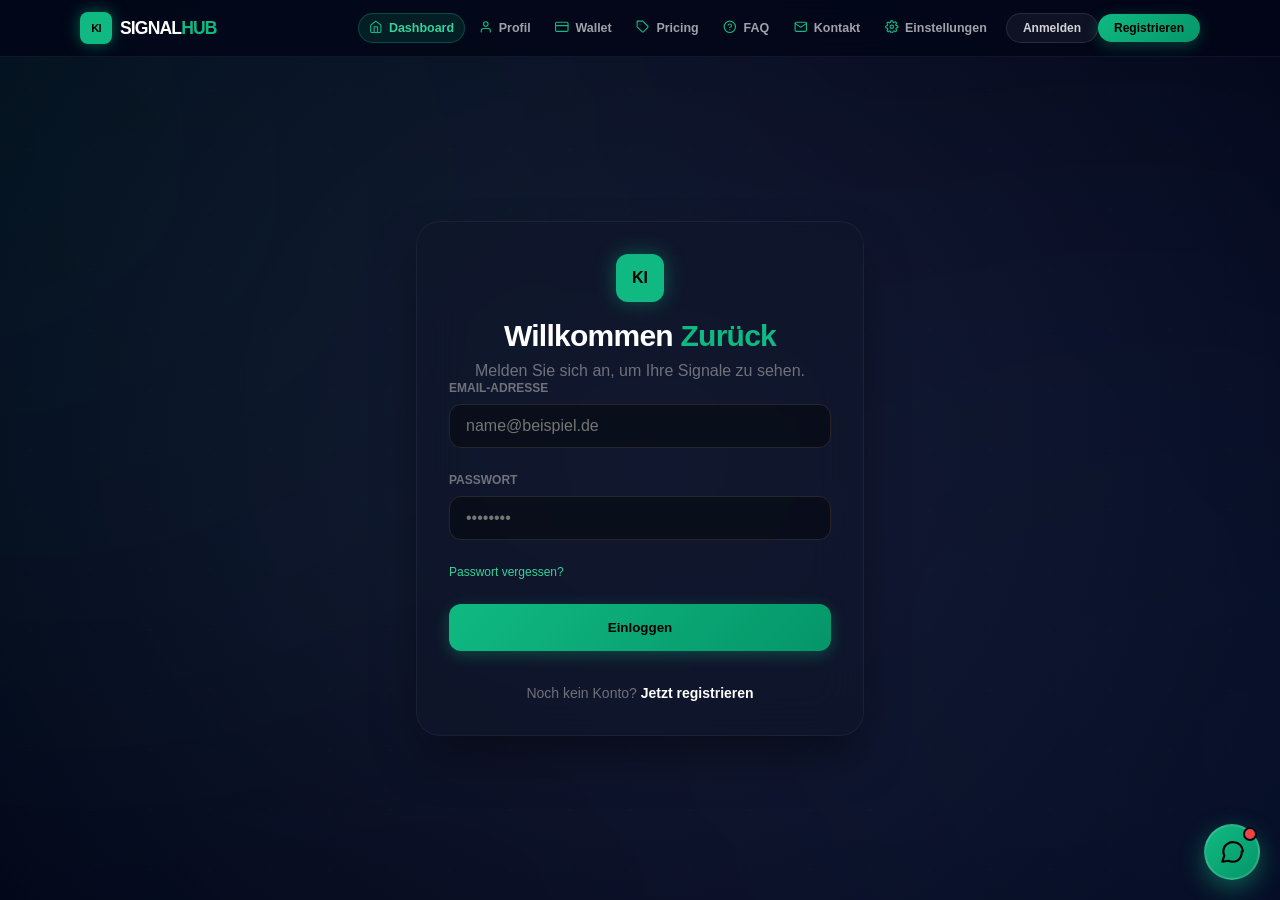
<file: wallet-settings.html>
<!DOCTYPE html>
<html lang="de">
<head>
  <meta charset="UTF-8">
  <meta name="viewport" content="width=device-width, initial-scale=1.0">
  <title>Wallet & APIs - KI Signal Hub</title>
  <link rel="stylesheet" href="tailwind.css">
  <script src="icons.js"></script>
  <script src="db.js"></script>
  <link rel="stylesheet" href="styles.css">
</head>
<body class="bg-black text-zinc-400 font-sans min-h-screen">
  <div class="animated-bg"></div>
  <nav class="site-nav">
    <div class="nav-inner">
      <a href="index.html" class="nav-brand"><span class="nav-logo">KI</span><span>SIGNAL<em>HUB</em></span></a>
      <div class="nav-actions">
        <span id="nav-auth"></span>
      </div>
    </div>
  </nav>
  <main class="max-w-4xl mx-auto px-4 py-16 relative z-10">
    <h1 class="text-3xl font-bold text-white mb-8">Wallet & API Verbindungen</h1>
    <div class="grid grid-cols-1 md:grid-cols-2 gap-6 mb-12">
      <div class="glass-card p-6 rounded-3xl border-l-4 border-l-emerald-500">
        <div class="flex justify-between items-start mb-4">
          <div>
            <h2 class="text-white font-bold text-lg">Trading Account</h2>
            <p class="text-zinc-500 text-sm">Verknüpfter Broker</p>
          </div>
          <span class="bg-emerald-500/10 text-emerald-400 text-[10px] font-bold px-2 py-1 rounded-full border border-emerald-500/20">VERBUNDEN</span>
        </div>
        <p class="text-white font-mono text-2xl mb-4">Binance Global</p>
        <button class="btn-glass text-xs px-3 py-1 rounded-lg flex items-center gap-1"><i data-lucide="refresh-cw" class="w-3 h-3"></i> Verbindung aktualisieren</button>
      </div>
      <div class="glass-card p-6 rounded-3xl border-l-4 border-l-zinc-700">
        <div class="flex justify-between items-start mb-4">
          <div>
            <h2 class="text-white font-bold text-lg">Backup Wallet</h2>
            <p class="text-zinc-500 text-sm">Krypto-Wallet</p>
          </div>
          <span class="bg-zinc-800 text-zinc-500 text-[10px] font-bold px-2 py-1 rounded-full border border-zinc-700">NICHT VERBUNDEN</span>
        </div>
        <p class="text-zinc-500 font-mono text-2xl mb-4">Keine Wallet aktiv</p>
        <button class="btn-glass text-xs px-3 py-1 rounded-lg flex items-center gap-1"><i data-lucide="plus" class="w-3 h-3"></i> Wallet hinzufügen</button>
      </div>
    </div>
    <div class="glass-card p-8 rounded-3xl">
      <h2 class="text-white font-bold text-xl mb-6 flex items-center gap-2"><i data-lucide="key" class="w-5 h-5 text-emerald-400"></i> API Schlüssel verwalten</h2>
      <div class="space-y-4">
        <div class="p-4 bg-black/40 rounded-2xl border border-zinc-800 flex flex-col md:flex-row md:items-center gap-4">
          <div class="flex-1">
            <label class="text-xs uppercase font-bold text-zinc-500 block mb-1">API KEY</label>
            <input type="password" value="************************" class="bg-transparent text-white font-mono w-full outline-none" readonly>
          </div>
          <div class="flex-1">
            <label class="text-xs uppercase font-bold text-zinc-500 block mb-1">SECRET KEY</label>
            <input type="password" value="************************" class="bg-transparent text-white font-mono w-full outline-none" readonly>
          </div>
          <button class="glow-button px-4 py-2 rounded-xl text-sm transition-all">Ändern</button>
        </div>
      </div>
    </div>
    <div class="glass-card p-8 rounded-3xl mt-8">
      <h2 class="text-white font-bold text-xl mb-2 flex items-center gap-2"><i data-lucide="globe" class="w-5 h-5 text-emerald-400"></i> Empfohlene Anbieter <span id="provider-counter" class="text-xs font-bold px-2 py-1 rounded-full bg-zinc-800 border border-zinc-700 text-zinc-400">0/3 verbunden</span></h2>
      <p class="text-zinc-500 text-sm mb-6">Diese Broker &amp; Börsen unterstützen offizielle APIs und lassen sich direkt mit dem Signal Hub verknüpfen. <strong class="text-zinc-400">Maximal 3 gleichzeitig.</strong></p>
      <div class="p-4 mb-6 rounded-2xl border border-emerald-500/20 bg-emerald-500/5 flex flex-col md:flex-row md:items-center gap-3">
        <p class="text-sm text-zinc-400 flex-1"><i data-lucide="brain" class="w-4 h-4 text-emerald-400 inline"></i> <strong class="text-white">Auto-Invest</strong> ist ein Pro/Elite-Feature – löse einen Aktivierungskey ein, um Signale automatisch über deine verbundenen Anbieter handeln zu lassen.</p>
        <a href="profile.html" class="glow-button shrink-0 px-4 py-2 rounded-xl text-xs font-bold">Key einlösen →</a>
      </div>
      <div class="grid grid-cols-1 md:grid-cols-2 gap-4">
        <div class="p-4 bg-black/40 rounded-2xl border border-zinc-800 flex items-center justify-between gap-4">
          <div>
            <p class="text-white font-bold">Binance</p>
            <p class="text-xs text-zinc-500">Krypto · Spot &amp; Futures · REST/Websocket-API</p>
          </div>
          <button class="provider-connect btn-glass shrink-0 px-3 py-1.5 rounded-lg text-xs font-bold" data-provider="Binance">Verbinden</button>
        </div>
        <div class="p-4 bg-black/40 rounded-2xl border border-zinc-800 flex items-center justify-between gap-4">
          <div>
            <p class="text-white font-bold">Coinbase</p>
            <p class="text-xs text-zinc-500">Krypto · Einsteigerfreundlich · Advanced Trade API</p>
          </div>
          <button class="provider-connect btn-glass shrink-0 px-3 py-1.5 rounded-lg text-xs font-bold" data-provider="Coinbase">Verbinden</button>
        </div>
        <div class="p-4 bg-black/40 rounded-2xl border border-zinc-800 flex items-center justify-between gap-4">
          <div>
            <p class="text-white font-bold">Kraken</p>
            <p class="text-xs text-zinc-500">Krypto · Hohe Liquidität · REST-API</p>
          </div>
          <button class="provider-connect btn-glass shrink-0 px-3 py-1.5 rounded-lg text-xs font-bold" data-provider="Kraken">Verbinden</button>
        </div>
        <div class="p-4 bg-black/40 rounded-2xl border border-zinc-800 flex items-center justify-between gap-4">
          <div>
            <p class="text-white font-bold">Bybit</p>
            <p class="text-xs text-zinc-500">Krypto · Derivate · V5-API</p>
          </div>
          <button class="provider-connect btn-glass shrink-0 px-3 py-1.5 rounded-lg text-xs font-bold" data-provider="Bybit">Verbinden</button>
        </div>
        <div class="p-4 bg-black/40 rounded-2xl border border-zinc-800 flex items-center justify-between gap-4">
          <div>
            <p class="text-white font-bold">Interactive Brokers</p>
            <p class="text-xs text-zinc-500">Aktien, ETFs &amp; Forex · TWS-API</p>
          </div>
          <button class="provider-connect btn-glass shrink-0 px-3 py-1.5 rounded-lg text-xs font-bold" data-provider="Interactive Brokers">Verbinden</button>
        </div>
        <div class="p-4 bg-black/40 rounded-2xl border border-zinc-800 flex items-center justify-between gap-4">
          <div>
            <p class="text-white font-bold">OANDA</p>
            <p class="text-xs text-zinc-500">Forex &amp; CFDs · REST-API</p>
          </div>
          <button class="provider-connect btn-glass shrink-0 px-3 py-1.5 rounded-lg text-xs font-bold" data-provider="OANDA">Verbinden</button>
        </div>
      </div>
    </div>
  </main>
  <script src="app.js"></script>
  <script src="nav.js"></script>
  <script src="support-chat.js"></script>
  <script>if (typeof lucide !== 'undefined') lucide.createIcons();</script>
</body>
</html>
</file>
<file: styles.css>
body {
  background-color: #020617;
  color: #94a3b8;
  font-family: sans-serif;
  margin: 0;
  min-height: 100vh;
  overflow-x: hidden;
  position: relative;
}
.animated-bg {
  position: fixed;
  top: 0;
  left: 0;
  width: 100%;
  height: 100%;
  z-index: -1;
  background: radial-gradient(circle at 50% 50%, #0f172a 0%, #020617 100%);
  overflow: hidden;
}
.animated-bg::before {
  content: '';
  position: absolute;
  top: -50%;
  left: -50%;
  width: 200%;
  height: 200%;
  background-image: 
    radial-gradient(circle at 20% 30%, rgba(16, 185, 129, 0.08) 0%, transparent 40%),
    radial-gradient(circle at 80% 70%, rgba(59, 130, 246, 0.08) 0%, transparent 40%),
    radial-gradient(circle at 50% 50%, rgba(139, 92, 246, 0.05) 0%, transparent 60%);
  animation: drift 40s linear infinite;
  filter: blur(80px);
}
@keyframes drift {
  from { transform: rotate(0deg); }
  to { transform: rotate(360deg); }
}
.animated-bg::after {
  content: '';
  position: absolute;
  top: 0;
  left: 0;
  width: 100%;
  height: 100%;
  background-image: radial-gradient(circle, rgba(255,255,255,0.05) 1px, transparent 1px);
  background-size: 60px 60px;
  opacity: 0.3;
}
.glass-card {
  background: rgba(15, 23, 42, 0.6);
  backdrop-filter: blur(24px);
  -webkit-backdrop-filter: blur(24px);
  border: 1px solid rgba(255, 255, 255, 0.05);
  box-shadow: 0 25px 50px -12px rgba(0, 0, 0, 0.5);
  transition: all 0.3s ease;
}
.glass-card:hover {
  border-color: rgba(16, 185, 129, 0.3);
}
.btn-primary {
  position: relative;
  background: linear-gradient(135deg, #10b981 0%, #059669 100%);
  color: #000 !important;
  font-weight: 700;
  transition: all 0.3s cubic-bezier(0.4, 0, 0.2, 1);
  box-shadow: 0 4px 15px rgba(16, 185, 129, 0.3);
  border: none;
  cursor: pointer;
}
.btn-primary:hover {
  transform: translateY(-2px);
  box-shadow: 0 8px 25px rgba(16, 185, 129, 0.5);
  filter: brightness(1.1);
}
.btn-primary:active {
  transform: translateY(0);
}
.btn-glass {
  background: rgba(255, 255, 255, 0.05);
  backdrop-filter: blur(10px);
  border: 1px solid rgba(255, 255, 255, 0.1);
  color: #fff !important;
  transition: all 0.2s ease;
  cursor: pointer;
}
.btn-glass:hover {
  background: rgba(255, 255, 255, 0.1);
  border-color: rgba(16, 185, 129, 0.5);
  color: #10b981 !important;
}
.btn-danger {
  background: rgba(239, 68, 68, 0.1);
  border: 1px solid rgba(239, 68, 68, 0.3);
  color: #ef4444 !important;
  transition: all 0.2s ease;
  cursor: pointer;
}
.btn-danger:hover {
  background: rgba(239, 68, 68, 0.2);
  border-color: rgba(239, 68, 68, 0.5);
  transform: translateY(-1px);
}
.glow-button {
  background: linear-gradient(135deg, #10b981 0%, #059669 100%);
  color: #000 !important;
  font-weight: 700;
  transition: all 0.3s cubic-bezier(0.4, 0, 0.2, 1);
  box-shadow: 0 4px 15px rgba(16, 185, 129, 0.3);
  border: none;
  cursor: pointer;
}
.glow-button:hover {
  transform: translateY(-2px);
  box-shadow: 0 8px 25px rgba(16, 185, 129, 0.5);
  filter: brightness(1.1);
}
.glow-button:active {
  transform: translateY(0);
}
.signal-long {
  color: #10b981;
  text-shadow: 0 0 20px rgba(16, 185, 129, 0.5);
  animation: pulse-green 2s infinite alternate;
}
.signal-short {
  color: #ef4444;
  text-shadow: 0 0 20px rgba(239, 68, 68, 0.5);
  animation: pulse-red 2s infinite alternate;
}
@keyframes pulse-green { from { opacity: 0.9; } to { opacity: 1; transform: scale(1.02); } }
@keyframes pulse-red { from { opacity: 0.9; } to { opacity: 1; transform: scale(1.02); } }
/* ---------- Admin / Key-System ---------- */
.admin-pill {
  background: rgba(168, 85, 247, 0.12);
  border: 1px solid rgba(168, 85, 247, 0.3);
  color: #c084fc !important;
  transition: all 0.2s ease;
}
.admin-pill:hover {
  background: rgba(168, 85, 247, 0.22);
  color: #d8b4fe !important;
}
.admin-chip {
  background: rgba(168, 85, 247, 0.1);
  border-color: rgba(168, 85, 247, 0.25);
  color: #c084fc;
}
.tier-card {
  border: 1px solid rgba(255, 255, 255, 0.06);
  transition: all 0.2s ease;
}
.tier-card:hover {
  border-color: rgba(16, 185, 129, 0.4);
}
.tier-card.selected-tier {
  border-color: #10b981;
  box-shadow: 0 0 20px rgba(16, 185, 129, 0.25);
}
.plan-badge-pro {
  display: inline-block;
  padding: 0.25rem 0.75rem;
  border-radius: 9999px;
  font-size: 0.65rem;
  font-weight: 700;
  letter-spacing: 0.05em;
  background: rgba(16, 185, 129, 0.1);
  border: 1px solid rgba(16, 185, 129, 0.25);
  color: #34d399;
}
.plan-badge-elite {
  display: inline-block;
  padding: 0.25rem 0.75rem;
  border-radius: 9999px;
  font-size: 0.65rem;
  font-weight: 700;
  background: rgba(34, 211, 238, 0.1);
  border: 1px solid rgba(34, 211, 238, 0.25);
  color: #22d3ee;
}
.animate-fade-in {
  animation: fadeIn 0.3s ease-out forwards;
}
@keyframes fadeIn {
  from { opacity: 0; transform: translateY(20px); }
  to { opacity: 1; transform: translateY(0); }
}
/* ---------- Dropdown-Navigation ---------- */
.site-nav {
  position: sticky;
  top: 0;
  z-index: 50;
  background: rgba(2, 6, 23, 0.8);
  backdrop-filter: blur(24px);
  -webkit-backdrop-filter: blur(24px);
  border-bottom: 1px solid rgba(255, 255, 255, 0.06);
}
.nav-inner {
  max-width: 72rem;
  margin: 0 auto;
  padding: 0.75rem 1rem;
  display: flex;
  align-items: center;
  justify-content: space-between;
  gap: 1rem;
}
.nav-brand {
  display: flex;
  align-items: center;
  gap: 0.5rem;
  font-weight: 700;
  font-size: 1.1rem;
  letter-spacing: -0.05em;
  color: #fff;
}
.nav-logo {
  display: inline-flex;
  align-items: center;
  justify-content: center;
  width: 2rem;
  height: 2rem;
  border-radius: 0.5rem;
  background: #10b981;
  color: #000;
  font-size: 0.7rem;
  font-weight: 700;
  box-shadow: 0 0 15px rgba(16, 185, 129, 0.5);
}
.nav-brand em { color: #10b981; font-style: normal; }
.nav-actions { display: flex; align-items: center; gap: 0.5rem; }
.nav-dropdown {
  position: absolute;
  top: calc(100% + 8px);
  left: 50%;
  transform: translate(-50%, -8px);
  width: min(42rem, calc(100vw - 2rem));
  background: rgba(2, 6, 23, 0.97);
  backdrop-filter: blur(40px);
  -webkit-backdrop-filter: blur(40px);
  border: 1px solid rgba(16, 185, 129, 0.25);
  border-radius: 1.25rem;
  box-shadow: 0 25px 50px -12px rgba(0, 0, 0, 0.8);
  opacity: 0;
  transition: opacity 0.18s ease, transform 0.18s ease;
  overflow: hidden;
}
.nav-dropdown.open { opacity: 1; transform: translate(-50%, 0); }
.nav-grid {
  max-width: 72rem;
  margin: 0 auto;
  padding: 1rem;
  display: grid;
  grid-template-columns: repeat(4, minmax(0, 1fr));
  gap: 0.5rem;
}
.nav-link {
  display: flex;
  align-items: center;
  gap: 0.6rem;
  padding: 0.65rem 0.9rem;
  border-radius: 0.75rem;
  color: #a1a1aa;
  font-size: 0.85rem;
  font-weight: 600;
  transition: all 0.15s ease;
}
.nav-link svg { width: 1rem; height: 1rem; color: #10b981; }
.nav-link:hover { background: rgba(255, 255, 255, 0.06); color: #fff; }
.nav-link.active {
  background: rgba(16, 185, 129, 0.12);
  color: #34d399;
  box-shadow: inset 0 0 0 1px rgba(16, 185, 129, 0.3);
}
.nav-pill {
  display: inline-flex;
  align-items: center;
  gap: 0.4rem;
  padding: 0.45rem 1rem;
  border-radius: 9999px;
  font-size: 0.75rem;
  font-weight: 700;
  cursor: pointer;
  transition: all 0.2s ease;
}
.nav-pill svg { width: 0.85rem; height: 0.85rem; }
.nav-pill.ghost { background: rgba(255,255,255,0.05); border: 1px solid rgba(255,255,255,0.1); color: #d4d4d8; }
.nav-pill.ghost:hover { border-color: rgba(16,185,129,0.5); color: #10b981; }
.nav-pill.cta { background: linear-gradient(135deg, #10b981, #059669); color: #000; box-shadow: 0 4px 15px rgba(16,185,129,0.3); }
.nav-pill.cta:hover { filter: brightness(1.1); transform: translateY(-1px); }
.nav-pill.admin { background: rgba(168,85,247,0.12); border: 1px solid rgba(168,85,247,0.3); color: #c084fc; }
.nav-pill.danger { background: rgba(239,68,68,0.1); border: 1px solid rgba(239,68,68,0.25); color: #f87171; }
.nav-pill.danger:hover { background: rgba(239,68,68,0.2); }
/* ---------- Inline-Nav (ohne Menü-Button) ---------- */
.nav-inline-links {
  display: flex;
  align-items: center;
  justify-content: flex-end;
  flex-wrap: wrap;
  gap: 0.15rem;
}
.nav-inline-link {
  display: inline-flex;
  align-items: center;
  gap: 0.4rem;
  padding: 0.45rem 0.7rem;
  border-radius: 9999px;
  color: #a1a1aa;
  font-size: 0.78rem;
  font-weight: 600;
  white-space: nowrap;
  transition: all 0.15s ease;
}
.nav-inline-link svg { width: 0.85rem; height: 0.85rem; color: #10b981; }
.nav-inline-link:hover { background: rgba(255, 255, 255, 0.06); color: #fff; }
.nav-inline-link.active {
  background: rgba(16, 185, 129, 0.12);
  color: #34d399;
  box-shadow: inset 0 0 0 1px rgba(16, 185, 129, 0.3);
}
@media (max-width: 900px) {
  .nav-inline-link span { display: none; }
  .nav-inline-link { padding: 0.45rem 0.55rem; }
}
/* ---------- Auth-Seiten: Nav oben, Formular mittig ---------- */
body.auth-center {
  display: flex;
  flex-direction: column;
}
body.auth-center > .glass-card {
  margin: auto;
  margin-top: 4.5rem;
  margin-bottom: 2rem;
}
@media (min-width: 640px) {
  body.auth-center > .glass-card { margin-top: auto; margin-bottom: auto; }
}
@media (max-width: 1023px) { .nav-grid { grid-template-columns: repeat(2, minmax(0, 1fr)); } }
@media (max-width: 639px) {
  .nav-grid { grid-template-columns: 1fr; padding: 0.75rem; }
  .nav-brand span:last-child { display: none; }
  .nav-dropdown { right: 0.75rem; left: auto; width: min(26rem, calc(100vw - 1.5rem)); }
}

/* ---------- KI Live-Support (Bubble + Chat-Panel) ---------- */
#support-bubble {
  position: fixed;
  right: 1.25rem;
  bottom: 1.25rem;
  width: 3.5rem;
  height: 3.5rem;
  border-radius: 9999px;
  border: none;
  cursor: grab;
  z-index: 90;
  background: linear-gradient(135deg, #10b981, #059669);
  box-shadow: 0 8px 25px rgba(16, 185, 129, 0.45);
  display: flex;
  align-items: center;
  justify-content: center;
  touch-action: none;
  user-select: none;
  transition: transform 0.2s ease, box-shadow 0.2s ease;
}
#support-bubble:hover { transform: scale(1.08); }
#support-bubble:active { cursor: grabbing; }
#support-bubble.open { transform: scale(0.9); }
.support-bubble-icon { font-size: 1.5rem; line-height: 1; }
.support-dot {
  position: absolute;
  top: 2px;
  right: 2px;
  width: 0.7rem;
  height: 0.7rem;
  border-radius: 9999px;
  background: #34d399;
  border: 2px solid #020617;
  box-shadow: 0 0 6px rgba(52, 211, 153, 0.8);
}
.support-dot.off { background: #ef4444; box-shadow: 0 0 6px rgba(239, 68, 68, 0.8); }

#support-panel {
  position: fixed;
  right: 1.25rem;
  bottom: 5.25rem;
  width: min(22rem, calc(100vw - 2rem));
  height: min(30rem, calc(100vh - 8rem));
  display: flex;
  flex-direction: column;
  z-index: 91;
  border-radius: 1.25rem;
  background: rgba(2, 6, 23, 0.97);
  border: 1px solid rgba(16, 185, 129, 0.3);
  box-shadow: 0 25px 50px -12px rgba(0, 0, 0, 0.8);
  overflow: hidden;
}
#support-panel[hidden] {
  display: none;
}
.support-head {
  display: flex;
  align-items: center;
  justify-content: space-between;
  gap: 0.75rem;
  padding: 0.9rem 1rem;
  background: rgba(16, 185, 129, 0.08);
  border-bottom: 1px solid rgba(16, 185, 129, 0.2);
}
.support-head-info { display: flex; align-items: center; gap: 0.6rem; }
.support-avatar {
  width: 2.25rem;
  height: 2.25rem;
  border-radius: 9999px;
  background: rgba(16, 185, 129, 0.15);
  display: flex;
  align-items: center;
  justify-content: center;
  font-size: 1.1rem;
}
.support-title { color: #fff; font-weight: 700; font-size: 0.9rem; }
.support-sub { color: #71717a; font-size: 0.7rem; font-weight: 600; }
.support-close {
  background: rgba(255, 255, 255, 0.05);
  border: 1px solid rgba(255, 255, 255, 0.1);
  color: #a1a1aa;
  width: 1.75rem;
  height: 1.75rem;
  border-radius: 9999px;
  cursor: pointer;
  font-size: 0.75rem;
  transition: all 0.15s ease;
}
.support-close:hover { color: #fff; border-color: rgba(239, 68, 68, 0.5); }
.support-notice {
  margin: 0.75rem 0.75rem 0;
  padding: 0.6rem 0.75rem;
  border-radius: 0.75rem;
  background: rgba(239, 68, 68, 0.08);
  border: 1px solid rgba(239, 68, 68, 0.25);
  color: #f87171;
  font-size: 0.72rem;
  line-height: 1.4;
}
.support-msgs {
  flex: 1;
  overflow-y: auto;
  padding: 0.9rem;
  display: flex;
  flex-direction: column;
  gap: 0.5rem;
}
.support-msg {
  max-width: 85%;
  padding: 0.55rem 0.8rem;
  border-radius: 1rem;
  font-size: 0.8rem;
  line-height: 1.45;
  word-break: break-word;
}
.support-msg.user {
  align-self: flex-end;
  background: linear-gradient(135deg, #10b981, #059669);
  color: #000;
  font-weight: 600;
  border-bottom-right-radius: 0.3rem;
}
.support-msg.bot {
  align-self: flex-start;
  background: rgba(255, 255, 255, 0.06);
  border: 1px solid rgba(255, 255, 255, 0.08);
  color: #d4d4d8;
  border-bottom-left-radius: 0.3rem;
}
.support-msg.typing { display: flex; gap: 0.3rem; padding: 0.7rem 0.9rem; }
.support-msg.typing span {
  width: 0.4rem; height: 0.4rem; border-radius: 9999px;
  background: #34d399; animation: supportBlink 1s infinite;
}
.support-msg.typing span:nth-child(2) { animation-delay: 0.2s; }
.support-msg.typing span:nth-child(3) { animation-delay: 0.4s; }
@keyframes supportBlink { 0%, 100% { opacity: 0.3; } 50% { opacity: 1; } }
.support-chips {
  display: flex;
  flex-wrap: wrap;
  gap: 0.4rem;
  padding: 0.6rem 0.75rem 0;
}
.support-chip {
  background: rgba(16, 185, 129, 0.08);
  border: 1px solid rgba(16, 185, 129, 0.25);
  color: #34d399;
  font-size: 0.68rem;
  font-weight: 700;
  padding: 0.3rem 0.65rem;
  border-radius: 9999px;
  cursor: pointer;
  transition: all 0.15s ease;
}
.support-chip:hover { background: rgba(16, 185, 129, 0.18); }
.support-form {
  display: flex;
  gap: 0.5rem;
  padding: 0.75rem;
  border-top: 1px solid rgba(255, 255, 255, 0.06);
}
.support-form input {
  flex: 1;
  background: rgba(0, 0, 0, 0.4);
  border: 1px solid rgba(255, 255, 255, 0.1);
  border-radius: 9999px;
  padding: 0.55rem 1rem;
  color: #fff;
  font-size: 0.8rem;
  outline: none;
  transition: border-color 0.15s ease;
}
.support-form input:focus { border-color: rgba(16, 185, 129, 0.5); }
.support-form input:disabled { opacity: 0.5; cursor: not-allowed; }
.support-send {
  width: 2.4rem;
  height: 2.4rem;
  border-radius: 9999px;
  border: none;
  background: linear-gradient(135deg, #10b981, #059669);
  color: #000;
  font-size: 0.9rem;
  cursor: pointer;
  transition: all 0.15s ease;
  flex-shrink: 0;
}
.support-send:hover { filter: brightness(1.15); }
@media (max-width: 639px) {
  #support-panel { right: 0.75rem; bottom: 4.75rem; height: min(26rem, calc(100vh - 7rem)); }
}
</file>
